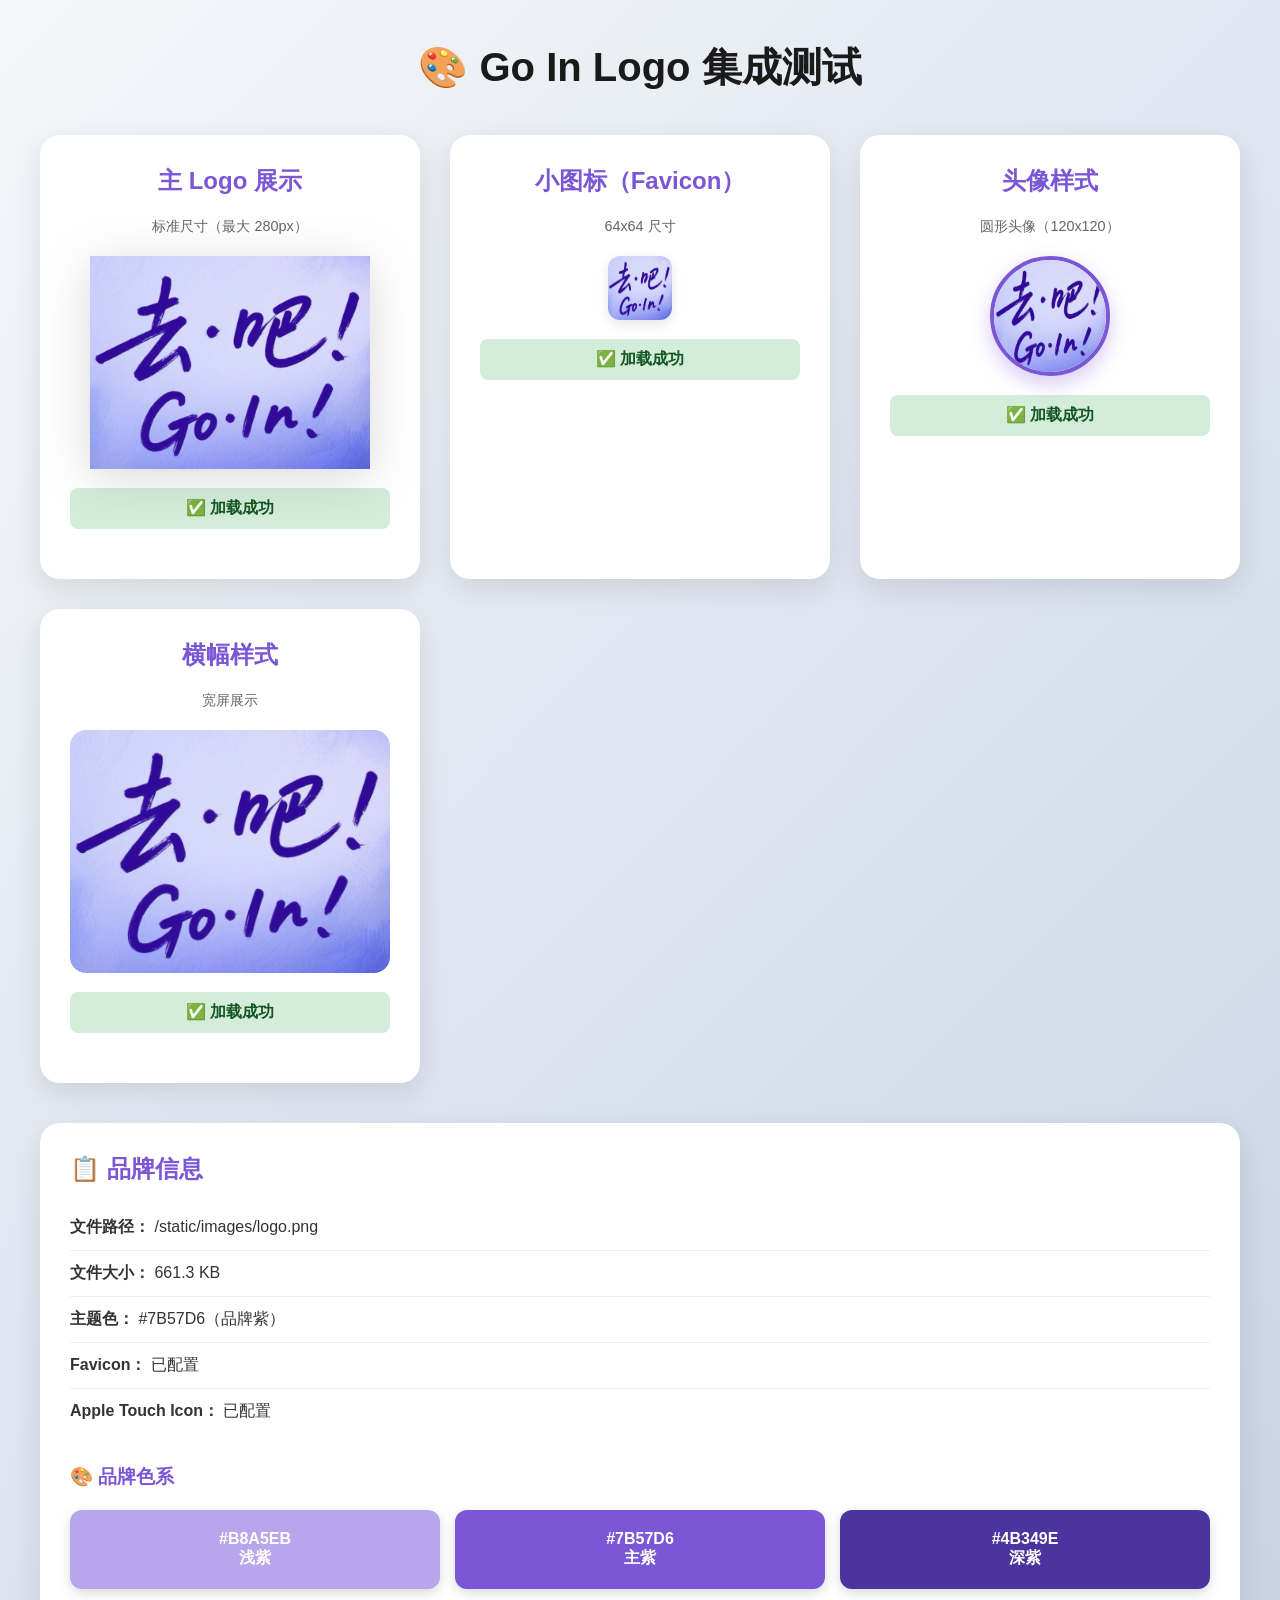
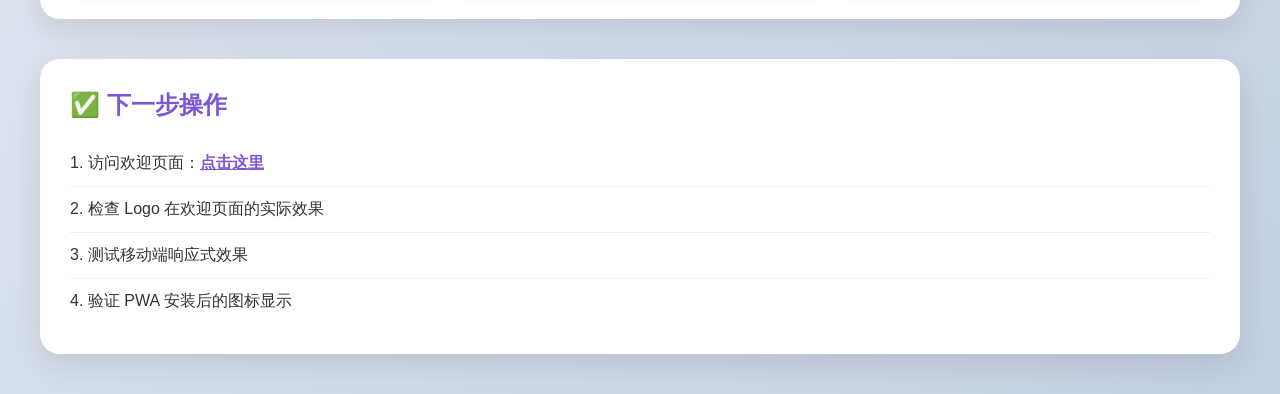
<file: dev/logo_test.html>
<!DOCTYPE html>
<html lang="zh-CN">
<head>
    <meta charset="UTF-8">
    <meta name="viewport" content="width=device-width, initial-scale=1.0">
    <meta name="theme-color" content="#7B57D6">
    <title>Go In - Logo 测试</title>
    <style>
        * {
            margin: 0;
            padding: 0;
            box-sizing: border-box;
        }
        
        body {
            font-family: -apple-system, BlinkMacSystemFont, "Segoe UI", Roboto, sans-serif;
            background: linear-gradient(135deg, #f5f7fa 0%, #c3cfe2 100%);
            min-height: 100vh;
            padding: 40px 20px;
        }
        
        .container {
            max-width: 1200px;
            margin: 0 auto;
        }
        
        h1 {
            text-align: center;
            color: #1a1a1a;
            margin-bottom: 40px;
            font-size: 2.5rem;
        }
        
        .test-grid {
            display: grid;
            grid-template-columns: repeat(auto-fit, minmax(300px, 1fr));
            gap: 30px;
            margin-bottom: 40px;
        }
        
        .test-card {
            background: white;
            border-radius: 20px;
            padding: 30px;
            box-shadow: 0 10px 30px rgba(0, 0, 0, 0.1);
            text-align: center;
        }
        
        .test-card h2 {
            color: #7B57D6;
            margin-bottom: 20px;
            font-size: 1.5rem;
        }
        
        .test-card p {
            color: #666;
            margin-bottom: 20px;
            font-size: 0.9rem;
        }
        
        .logo-test {
            margin: 20px 0;
        }
        
        .logo-main {
            max-width: 280px;
            width: 100%;
            height: auto;
            filter: drop-shadow(0 8px 24px rgba(0, 0, 0, 0.15));
            transition: transform 0.3s ease;
        }
        
        .logo-main:hover {
            transform: scale(1.05);
        }
        
        .logo-small {
            width: 64px;
            height: 64px;
            border-radius: 12px;
            box-shadow: 0 4px 12px rgba(0, 0, 0, 0.1);
        }
        
        .logo-avatar {
            width: 120px;
            height: 120px;
            border-radius: 50%;
            border: 4px solid #7B57D6;
            box-shadow: 0 8px 20px rgba(123, 87, 214, 0.3);
        }
        
        .logo-banner {
            width: 100%;
            max-width: 400px;
            height: auto;
            border-radius: 16px;
        }
        
        .status {
            margin-top: 15px;
            padding: 10px;
            border-radius: 8px;
            font-weight: 600;
        }
        
        .status.success {
            background: #d4edda;
            color: #155724;
        }
        
        .status.error {
            background: #f8d7da;
            color: #721c24;
        }
        
        .info-section {
            background: white;
            border-radius: 20px;
            padding: 30px;
            margin-top: 40px;
            box-shadow: 0 10px 30px rgba(0, 0, 0, 0.1);
        }
        
        .info-section h2 {
            color: #7B57D6;
            margin-bottom: 20px;
        }
        
        .info-list {
            list-style: none;
            padding-left: 0;
        }
        
        .info-list li {
            padding: 12px 0;
            border-bottom: 1px solid #f0f0f0;
            color: #333;
        }
        
        .info-list li:last-child {
            border-bottom: none;
        }
        
        .brand-colors {
            display: flex;
            gap: 15px;
            margin-top: 20px;
            flex-wrap: wrap;
        }
        
        .color-swatch {
            flex: 1;
            min-width: 120px;
            padding: 20px;
            border-radius: 12px;
            color: white;
            font-weight: 600;
            text-align: center;
            box-shadow: 0 4px 12px rgba(0, 0, 0, 0.15);
        }
        
        .color-purple-light {
            background: #B8A5EB;
        }
        
        .color-purple-main {
            background: #7B57D6;
        }
        
        .color-purple-dark {
            background: #4B349E;
        }
        
        @media (max-width: 768px) {
            h1 {
                font-size: 1.8rem;
            }
            
            .test-grid {
                grid-template-columns: 1fr;
            }
        }
    </style>
</head>
<body>
    <div class="container">
        <h1>🎨 Go In Logo 集成测试</h1>
        
        <div class="test-grid">
            <!-- 测试 1：主 Logo -->
            <div class="test-card">
                <h2>主 Logo 展示</h2>
                <p>标准尺寸（最大 280px）</p>
                <div class="logo-test">
                    <img src="/static/images/logo.png" alt="Go In Logo" class="logo-main" 
                         onerror="this.onerror=null; this.nextElementSibling.textContent='❌ 加载失败'; this.classList.add('hidden');">
                    <div class="status" style="display:none;">✅ 加载成功</div>
                </div>
                <script>
                    document.querySelector('.logo-main').onload = function() {
                        this.nextElementSibling.style.display = 'block';
                        this.nextElementSibling.classList.add('success');
                        this.nextElementSibling.textContent = '✅ 加载成功';
                    };
                    document.querySelector('.logo-main').onerror = function() {
                        this.nextElementSibling.style.display = 'block';
                        this.nextElementSibling.classList.add('error');
                        this.nextElementSibling.textContent = '❌ 加载失败';
                    };
                </script>
            </div>
            
            <!-- 测试 2：小图标 -->
            <div class="test-card">
                <h2>小图标（Favicon）</h2>
                <p>64x64 尺寸</p>
                <div class="logo-test">
                    <img src="/static/images/logo.png" alt="Logo Small" class="logo-small"
                         onerror="this.onerror=null; this.nextElementSibling.textContent='❌ 加载失败';">
                    <div class="status" style="display:none;"></div>
                </div>
                <script>
                    document.querySelector('.logo-small').onload = function() {
                        this.nextElementSibling.style.display = 'block';
                        this.nextElementSibling.classList.add('success');
                        this.nextElementSibling.textContent = '✅ 加载成功';
                    };
                    document.querySelector('.logo-small').onerror = function() {
                        this.nextElementSibling.style.display = 'block';
                        this.nextElementSibling.classList.add('error');
                        this.nextElementSibling.textContent = '❌ 加载失败';
                    };
                </script>
            </div>
            
            <!-- 测试 3：头像样式 -->
            <div class="test-card">
                <h2>头像样式</h2>
                <p>圆形头像（120x120）</p>
                <div class="logo-test">
                    <img src="/static/images/logo.png" alt="Logo Avatar" class="logo-avatar"
                         onerror="this.onerror=null; this.nextElementSibling.textContent='❌ 加载失败';">
                    <div class="status" style="display:none;"></div>
                </div>
                <script>
                    document.querySelector('.logo-avatar').onload = function() {
                        this.nextElementSibling.style.display = 'block';
                        this.nextElementSibling.classList.add('success');
                        this.nextElementSibling.textContent = '✅ 加载成功';
                    };
                    document.querySelector('.logo-avatar').onerror = function() {
                        this.nextElementSibling.style.display = 'block';
                        this.nextElementSibling.classList.add('error');
                        this.nextElementSibling.textContent = '❌ 加载失败';
                    };
                </script>
            </div>
            
            <!-- 测试 4：横幅样式 -->
            <div class="test-card">
                <h2>横幅样式</h2>
                <p>宽屏展示</p>
                <div class="logo-test">
                    <img src="/static/images/logo.png" alt="Logo Banner" class="logo-banner"
                         onerror="this.onerror=null; this.nextElementSibling.textContent='❌ 加载失败';">
                    <div class="status" style="display:none;"></div>
                </div>
                <script>
                    document.querySelector('.logo-banner').onload = function() {
                        this.nextElementSibling.style.display = 'block';
                        this.nextElementSibling.classList.add('success');
                        this.nextElementSibling.textContent = '✅ 加载成功';
                    };
                    document.querySelector('.logo-banner').onerror = function() {
                        this.nextElementSibling.style.display = 'block';
                        this.nextElementSibling.classList.add('error');
                        this.nextElementSibling.textContent = '❌ 加载失败';
                    };
                </script>
            </div>
        </div>
        
        <!-- 品牌信息 -->
        <div class="info-section">
            <h2>📋 品牌信息</h2>
            <ul class="info-list">
                <li><strong>文件路径：</strong> /static/images/logo.png</li>
                <li><strong>文件大小：</strong> 661.3 KB</li>
                <li><strong>主题色：</strong> #7B57D6（品牌紫）</li>
                <li><strong>Favicon：</strong> 已配置</li>
                <li><strong>Apple Touch Icon：</strong> 已配置</li>
            </ul>
            
            <h3 style="margin-top: 30px; color: #7B57D6;">🎨 品牌色系</h3>
            <div class="brand-colors">
                <div class="color-swatch color-purple-light">
                    #B8A5EB<br>浅紫
                </div>
                <div class="color-swatch color-purple-main">
                    #7B57D6<br>主紫
                </div>
                <div class="color-swatch color-purple-dark">
                    #4B349E<br>深紫
                </div>
            </div>
        </div>
        
        <!-- 使用说明 -->
        <div class="info-section">
            <h2>✅ 下一步操作</h2>
            <ul class="info-list">
                <li>1. 访问欢迎页面：<a href="/templates/welcome_premium.html" style="color: #7B57D6; font-weight: 600;">点击这里</a></li>
                <li>2. 检查 Logo 在欢迎页面的实际效果</li>
                <li>3. 测试移动端响应式效果</li>
                <li>4. 验证 PWA 安装后的图标显示</li>
            </ul>
        </div>
    </div>
</body>
</html>
</file>
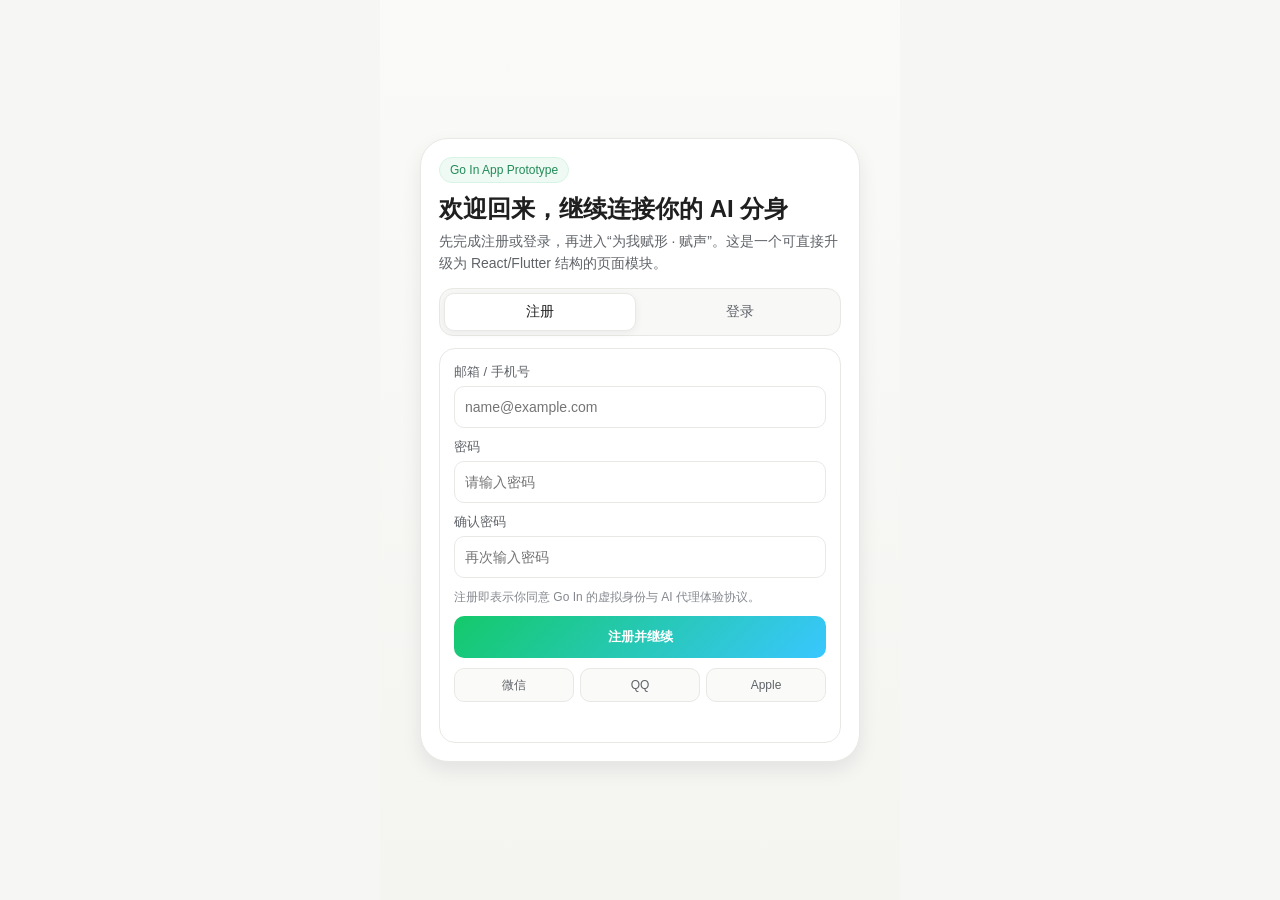
<file: templates/auth.html>
<!DOCTYPE html>
<html lang="zh-CN">
<head>
    <meta charset="UTF-8">
    <meta name="viewport" content="width=device-width, initial-scale=1.0, maximum-scale=1.0, user-scalable=no">
    <title>Go In - 注册 / 登录</title>
    <link rel="stylesheet" href="/static/css/goin_brand_v3.css">
    <style>
        body.app-mobile {
            display: flex;
            align-items: center;
            justify-content: center;
            padding: 14px;
        }
        .phone-shell {
            width: min(100%, 440px);
            border-radius: var(--radius-xl);
            background: #fff;
            border: 1px solid var(--stroke-soft);
            box-shadow: var(--shadow-sm);
            overflow: hidden;
        }
        .inner {
            padding: 18px;
        }
        .badge {
            display: inline-block;
            border-radius: 999px;
            border: 1px solid #d7f3e4;
            background: #eefaf3;
            color: #238b58;
            padding: 5px 10px;
            font-size: 12px;
            margin-bottom: 10px;
        }
        h1 {
            margin: 0 0 6px;
            font-size: 24px;
            line-height: 1.3;
        }
        .sub {
            color: var(--text-secondary);
            font-size: 14px;
            line-height: 1.6;
            margin: 0 0 14px;
        }
        .mode-switch {
            display: grid;
            grid-template-columns: 1fr 1fr;
            gap: 8px;
            padding: 4px;
            border-radius: 14px;
            border: 1px solid var(--stroke-soft);
            background: #f8f8f7;
            margin-bottom: 12px;
        }
        .mode-btn {
            height: 38px;
            border-radius: 10px;
            border: 0;
            font-size: 14px;
            cursor: pointer;
            background: transparent;
            color: var(--text-secondary);
        }
        .mode-btn.active {
            background: #fff;
            color: var(--text-primary);
            box-shadow: var(--shadow-xs);
            border: 1px solid var(--stroke-soft);
        }
        .card {
            border-radius: var(--radius-md);
            background: var(--bg-elevated);
            border: 1px solid var(--stroke-soft);
            padding: 14px;
        }
        .field {
            margin-bottom: 10px;
        }
        .field label {
            display: block;
            margin-bottom: 5px;
            color: var(--text-secondary);
            font-size: 13px;
        }
        .field input {
            width: 100%;
            height: 42px;
            border-radius: 10px;
            border: 1px solid var(--stroke-soft);
            padding: 0 10px;
            font-size: 14px;
        }
        .field input:focus {
            outline: none;
            border-color: #8ddfb3;
            box-shadow: 0 0 0 3px rgba(23, 201, 100, 0.14);
        }
        .tips {
            margin: 0 0 10px;
            font-size: 12px;
            color: var(--text-tertiary);
            line-height: 1.5;
        }
        .submit {
            width: 100%;
            height: 42px;
            border: 0;
            border-radius: 10px;
            color: #fff;
            background: var(--brand-gradient);
            font-weight: 600;
            cursor: pointer;
        }
        .fake-third-party {
            margin-top: 10px;
            display: grid;
            grid-template-columns: repeat(3, 1fr);
            gap: 6px;
        }
        .ghost {
            height: 34px;
            border-radius: 10px;
            border: 1px solid var(--stroke-soft);
            background: #fafaf9;
            color: var(--text-secondary);
            font-size: 12px;
        }
        .status {
            min-height: 18px;
            margin-top: 8px;
            font-size: 12px;
            color: #cc3f3f;
        }
        .status.ok {
            color: #228b57;
        }
    </style>
</head>
<body class="app-mobile">
    <main class="phone-shell">
        <div class="inner g-fade-in">
            <div class="badge">Go In App Prototype</div>
            <h1 id="title">欢迎回来，继续连接你的 AI 分身</h1>
            <p class="sub">先完成注册或登录，再进入“为我赋形 · 赋声”。这是一个可直接升级为 React/Flutter 结构的页面模块。</p>

            <div class="mode-switch" role="tablist" aria-label="切换注册和登录">
                <button class="mode-btn active" id="tabRegister" onclick="switchMode('register')">注册</button>
                <button class="mode-btn" id="tabLogin" onclick="switchMode('login')">登录</button>
            </div>

            <section class="card">
                <div class="field">
                    <label for="emailInput">邮箱 / 手机号</label>
                    <input id="emailInput" type="text" placeholder="name@example.com">
                </div>
                <div class="field" id="passwordGroup">
                    <label for="passwordInput">密码</label>
                    <input id="passwordInput" type="password" placeholder="请输入密码">
                </div>
                <div class="field" id="confirmGroup">
                    <label for="confirmInput">确认密码</label>
                    <input id="confirmInput" type="password" placeholder="再次输入密码">
                </div>
                <p class="tips" id="tipsText">注册即表示你同意 Go In 的虚拟身份与 AI 代理体验协议。</p>
                <button class="submit" id="submitBtn" onclick="submitAuth()">注册并继续</button>
                <div class="fake-third-party">
                    <button class="ghost" type="button">微信</button>
                    <button class="ghost" type="button">QQ</button>
                    <button class="ghost" type="button">Apple</button>
                </div>
                <div class="status" id="statusText"></div>
            </section>
        </div>
    </main>

    <script src="/static/js/goin_brand_v3.js"></script>
    <script>
        let authMode = 'register';

        function switchMode(mode) {
            authMode = mode;
            const registerTab = document.getElementById('tabRegister');
            const loginTab = document.getElementById('tabLogin');
            const confirmGroup = document.getElementById('confirmGroup');
            const submitBtn = document.getElementById('submitBtn');
            const tipsText = document.getElementById('tipsText');
            const title = document.getElementById('title');
            const statusText = document.getElementById('statusText');

            registerTab.classList.toggle('active', mode === 'register');
            loginTab.classList.toggle('active', mode === 'login');
            confirmGroup.style.display = mode === 'register' ? 'block' : 'none';

            if (mode === 'register') {
                submitBtn.textContent = '注册并继续';
                tipsText.textContent = '注册即表示你同意 Go In 的虚拟身份与 AI 代理体验协议。';
                title.textContent = '欢迎加入，创建你的 AI 身份';
            } else {
                submitBtn.textContent = '登录并继续';
                tipsText.textContent = '登录后可读取你的 AI 分身记录和灵魂日志。';
                title.textContent = '欢迎回来，继续连接你的 AI 分身';
            }

            statusText.textContent = '';
            statusText.className = 'status';
        }

        function submitAuth() {
            const email = document.getElementById('emailInput').value.trim();
            const password = document.getElementById('passwordInput').value.trim();
            const confirm = document.getElementById('confirmInput').value.trim();
            const statusText = document.getElementById('statusText');

            if (!email || !password) {
                statusText.textContent = '请填写账号和密码。';
                GoInBrand.showToast('请填写账号和密码');
                return;
            }
            if (authMode === 'register' && password !== confirm) {
                statusText.textContent = '两次密码不一致，请检查。';
                GoInBrand.showToast('两次密码不一致');
                return;
            }

            localStorage.setItem('goIn_auth_mode', authMode);
            localStorage.setItem('goIn_auth_account', email);
            localStorage.setItem('goIn_auth_completed', 'true');

            statusText.textContent = authMode === 'register' ? '注册成功，正在进入头像建立...' : '登录成功，正在进入头像建立...';
            statusText.className = 'status ok';
            GoInBrand.showToast(authMode === 'register' ? '注册成功' : '登录成功');

            setTimeout(() => {
                window.location.href = '/profile_setup';
            }, 620);
        }
    </script>
</body>
</html>
</file>
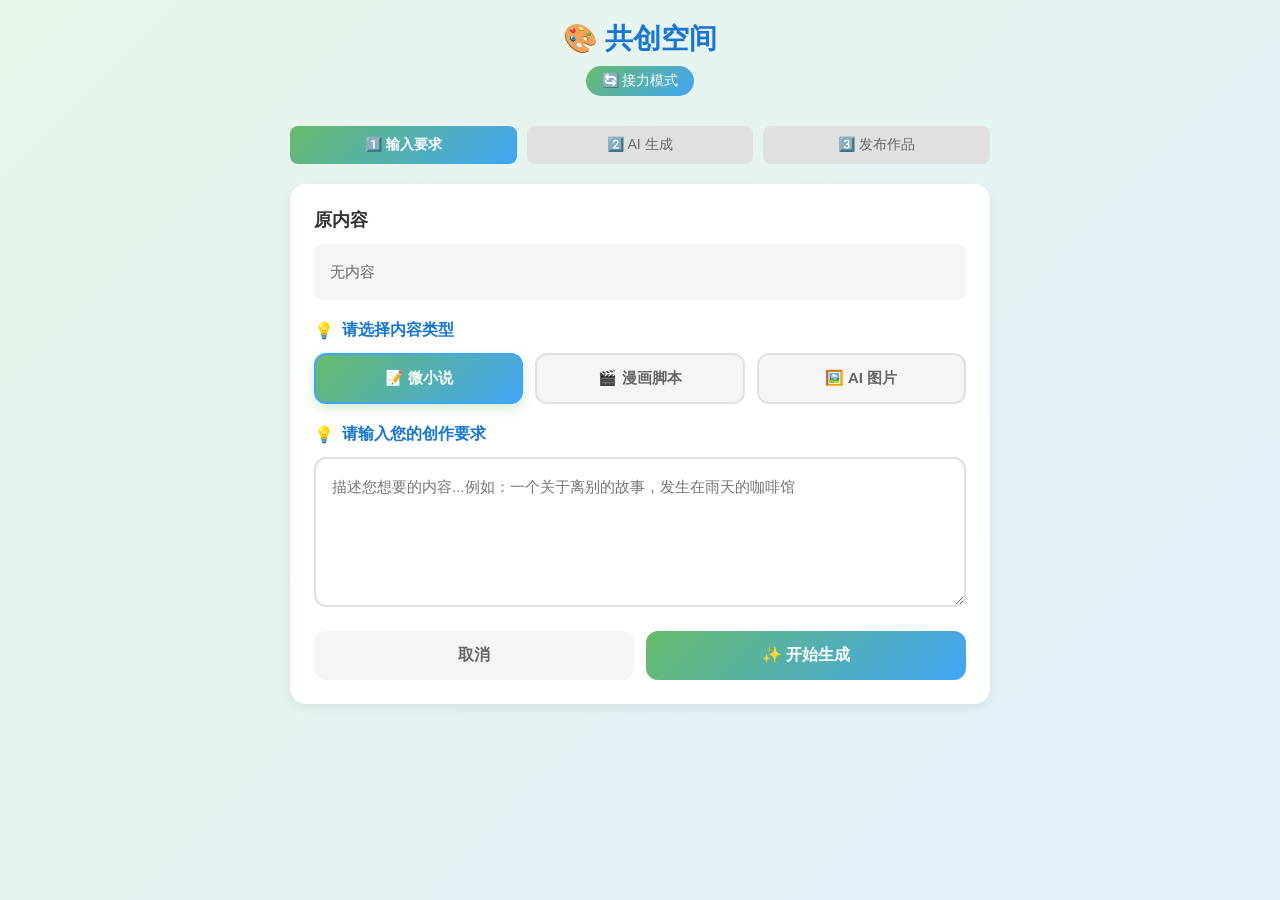
<file: templates/co_create.html>
<!DOCTYPE html>
<html lang="zh-CN">
<head>
    <meta charset="UTF-8">
    <meta name="viewport" content="width=device-width, initial-scale=1.0">
    <title>共创 - Go In</title>
    <style>
        * {
            margin: 0;
            padding: 0;
            box-sizing: border-box;
        }
        
        body {
            font-family: -apple-system, BlinkMacSystemFont, "Segoe UI", Roboto, "Helvetica Neue", Arial, sans-serif;
            background: linear-gradient(135deg, #e8f5e9 0%, #e3f2fd 100%);
            min-height: 100vh;
            padding: 20px;
        }
        
        .container {
            max-width: 700px;
            margin: 0 auto;
        }
        
        .header {
            text-align: center;
            margin-bottom: 30px;
        }
        
        .header h1 {
            font-size: 28px;
            color: #1976d2;
            margin-bottom: 8px;
        }
        
        .mode-badge {
            display: inline-block;
            padding: 6px 16px;
            background: linear-gradient(135deg, #66bb6a, #42a5f5);
            color: white;
            border-radius: 20px;
            font-size: 14px;
            font-weight: 500;
        }
        
        .step-indicator {
            display: flex;
            justify-content: space-between;
            margin-bottom: 20px;
            gap: 10px;
        }
        
        .step {
            flex: 1;
            padding: 10px;
            text-align: center;
            background: #e0e0e0;
            border-radius: 8px;
            font-size: 14px;
            color: #666;
            transition: all 0.3s;
        }
        
        .step.active {
            background: linear-gradient(135deg, #66bb6a, #42a5f5);
            color: white;
            font-weight: 600;
        }
        
        .content-card {
            background: white;
            border-radius: 16px;
            padding: 24px;
            margin-bottom: 20px;
            box-shadow: 0 4px 12px rgba(0,0,0,0.08);
        }
        
        .original-title {
            font-size: 18px;
            color: #333;
            margin-bottom: 12px;
            font-weight: 600;
        }
        
        .original-content {
            font-size: 15px;
            color: #666;
            line-height: 1.6;
            padding: 16px;
            background: #f5f5f5;
            border-radius: 8px;
            margin-bottom: 20px;
        }
        
        .input-section {
            margin-bottom: 20px;
        }
        
        .input-label {
            font-size: 16px;
            color: #1976d2;
            font-weight: 600;
            margin-bottom: 12px;
            display: flex;
            align-items: center;
            gap: 8px;
        }
        
        .input-label::before {
            content: '💡';
        }
        
        .relay-mode .input-label::before {
            content: '✏️';
        }
        
        textarea {
            width: 100%;
            min-height: 150px;
            padding: 16px;
            border: 2px solid #e0e0e0;
            border-radius: 12px;
            font-size: 15px;
            font-family: inherit;
            line-height: 1.6;
            resize: vertical;
            transition: border-color 0.3s;
        }
        
        textarea:focus {
            outline: none;
            border-color: #42a5f5;
        }
        
        .action-buttons {
            display: flex;
            gap: 12px;
            margin-top: 20px;
        }
        
        .btn {
            flex: 1;
            padding: 14px 24px;
            border: none;
            border-radius: 12px;
            font-size: 16px;
            font-weight: 600;
            cursor: pointer;
            transition: all 0.3s;
        }
        
        .btn-primary {
            background: linear-gradient(135deg, #66bb6a, #42a5f5);
            color: white;
        }
        
        .btn-primary:hover {
            transform: translateY(-2px);
            box-shadow: 0 6px 16px rgba(102, 187, 106, 0.4);
        }
        
        .btn-secondary {
            background: #f5f5f5;
            color: #666;
        }
        
        .btn-secondary:hover {
            background: #e0e0e0;
        }
        
        .loading {
            text-align: center;
            padding: 40px;
            color: #999;
        }
        
        .loading::after {
            content: '...';
            animation: dots 1.5s infinite;
        }
        
        @keyframes dots {
            0%, 20% { content: '.'; }
            40% { content: '..'; }
            60%, 100% { content: '...'; }
        }
        
        .result-card {
            background: linear-gradient(135deg, #e8f5e9, #e3f2fd);
            border-radius: 16px;
            padding: 24px;
            margin-top: 20px;
            border: 2px solid #42a5f5;
            display: none;
        }
        
        .result-title {
            font-size: 18px;
            color: #1976d2;
            margin-bottom: 12px;
            font-weight: 600;
        }
        
        .result-content {
            font-size: 15px;
            color: #333;
            line-height: 1.8;
            white-space: pre-wrap;
        }
        
        /* 类型选择按钮 */
        .type-btn {
            flex: 1;
            padding: 14px 20px;
            background: #f5f5f5;
            border: 2px solid #e0e0e0;
            border-radius: 12px;
            font-size: 15px;
            font-weight: 600;
            cursor: pointer;
            transition: all 0.3s cubic-bezier(0.4, 0, 0.2, 1);
            color: #666;
        }
        
        .type-btn:hover {
            background: #e8f5e9;
            border-color: #66bb6a;
            transform: translateY(-2px);
        }
        
        .type-btn.active {
            background: linear-gradient(135deg, #66bb6a, #42a5f5);
            color: white;
            border-color: #42a5f5;
            box-shadow: 0 4px 12px rgba(102, 187, 106, 0.3);
        }
        
        .hidden {
            display: none;
        }
    </style>
</head>
<body>
    <div class="container">
        <div class="header">
            <h1>🎨 共创空间</h1>
            <div class="mode-badge" id="modeBadge">加载中</div>
        </div>
        
        <div class="step-indicator">
            <div class="step active" id="step1">1️⃣ 输入要求</div>
            <div class="step" id="step2">2️⃣ AI 生成</div>
            <div class="step" id="step3">3️⃣ 发布作品</div>
        </div>
        
        <!-- 步骤 1: 输入要求 -->
        <div id="step1Content" class="content-card">
            <div class="original-title">原内容</div>
            <div class="original-content" id="originalContent">加载中</div>
            
            <div class="input-section">
                <div class="input-label" id="inputLabel">请选择内容类型</div>
                
                <!-- 内容类型选择 -->
                <div style="display: flex; gap: 12px; margin-bottom: 20px;">
                    <button class="type-btn active" data-type="novel" onclick="selectContentType('novel')">
                        📝 微小说
                    </button>
                    <button class="type-btn" data-type="comic" onclick="selectContentType('comic')">
                        🎬 漫画脚本
                    </button>
                    <button class="type-btn" data-type="image" onclick="selectContentType('image')">
                        🖼️ AI 图片
                    </button>
                </div>
                
                <div class="input-label" style="margin-top: 20px;">请输入您的创作要求</div>
                <textarea id="userPrompt" placeholder="描述您想要的内容...例如：
- 微小说：一个关于离别的故事，发生在雨天的咖啡馆
- 漫画脚本：4 格漫画，讲述猫咪偷吃鱼的有趣故事
- AI 图片：黄昏时分的海边，夕阳余晖洒在沙滩上"></textarea>
            </div>
            
            <div class="action-buttons">
                <button class="btn btn-secondary" onclick="cancelCoCreate()">取消</button>
                <button class="btn btn-primary" onclick="generateContent()">✨ 开始生成</button>
            </div>
        </div>
        
        <!-- 步骤 2: AI 生成 -->
        <div id="step2Content" class="content-card hidden">
            <div id="loading" class="loading">🤖 AI 正在创作</div>
        </div>
        
        <!-- 步骤 3: 查看结果 -->
        <div id="step3Content" class="content-card hidden">
            <div class="result-title">✨ 生成结果</div>
            <div class="result-content" id="generatedContent"></div>
            
            <div class="action-buttons">
                <button class="btn btn-secondary" onclick="restartGeneration()">🔄 重新生成</button>
                <button class="btn btn-primary" onclick="publishToLook()">📤 发布到看看</button>
            </div>
        </div>
    </div>
    
    <script>
        let contentId = '';
        let mode = '';
        let originalTitle = '';
        let originalContent = '';
        let contentType = 'novel';
        let generatedData = null;
        
        // 创建跨窗口通信频道
        const coCreateChannel = new BroadcastChannel('go_in_co_create');
        console.log('📡 BroadcastChannel 已创建');
        
        // 页面加载时初始化
        window.addEventListener('DOMContentLoaded', () => {
            // 从 localStorage 获取共创信息
            contentId = localStorage.getItem('co_create_content_id') || 'unknown';
            mode = localStorage.getItem('co_create_mode') || 'relay';
            originalTitle = localStorage.getItem('co_create_title') || '未知内容';
            originalContent = localStorage.getItem('co_create_content') || '无内容';
            
            // 根据内容 ID 判断类型
            contentType = contentId.includes('look2') ? 'comic' : 'novel';
            
            // 更新界面
            document.getElementById('modeBadge').textContent = mode === 'relay' ? '🔄 接力模式' : '🏆 夺擂模式';
            document.getElementById('originalContent').textContent = originalContent;
            
            // 初始化类型选择
            selectContentType(contentType);
            
            console.log('共创页面已加载');
            console.log('内容 ID:', contentId);
            console.log('模式:', mode);
            console.log('类型:', contentType);
        });
        
        // 选择内容类型
        function selectContentType(type) {
            contentType = type;
            
            // 更新按钮样式
            document.querySelectorAll('.type-btn').forEach(btn => {
                btn.classList.remove('active');
                if (btn.dataset.type === type) {
                    btn.classList.add('active');
                }
            });
            
            // 更新提示文字
            const placeholders = {
                'novel': '描述您想要的内容...例如：一个关于离别的故事，发生在雨天的咖啡馆',
                'comic': '描述漫画场景...例如：4 格漫画，讲述猫咪偷吃鱼的有趣故事',
                'image': '描述想要的图片...例如：黄昏时分的海边，夕阳余晖洒在沙滩上'
            };
            document.getElementById('userPrompt').placeholder = placeholders[type] || '';
            
            console.log('选择内容类型:', type);
        }
        
        // 生成内容
        async function generateContent() {
            const prompt = document.getElementById('userPrompt').value.trim();
            
            if (!prompt) {
                alert('请输入您的创作要求！');
                return;
            }
            
            // 切换到步骤 2
            document.getElementById('step1Content').classList.add('hidden');
            document.getElementById('step2Content').classList.remove('hidden');
            document.getElementById('step1').classList.remove('active');
            document.getElementById('step2').classList.add('active');
            
            try {
                // 调用 API 生成内容
                const response = await fetch('/api/co_create_generate', {
                    method: 'POST',
                    headers: { 'Content-Type': 'application/json' },
                    body: JSON.stringify({
                        prompt: prompt,
                        type: contentType,
                        original_content: originalContent
                    })
                });
                
                const data = await response.json();
                
                if (data.success) {
                    // 保存生成的数据
                    generatedData = data.data;
                    
                    // 显示结果
                    displayGeneratedContent(data.data);
                    
                    // 切换到步骤 3
                    document.getElementById('step2Content').classList.add('hidden');
                    document.getElementById('step3Content').classList.remove('hidden');
                    document.getElementById('step2').classList.remove('active');
                    document.getElementById('step3').classList.add('active');
                } else {
                    throw new Error('生成失败');
                }
            } catch (error) {
                console.error('生成失败:', error);
                alert('生成失败，请重试');
                // 返回步骤 1
                document.getElementById('step2Content').classList.add('hidden');
                document.getElementById('step1Content').classList.remove('hidden');
                document.getElementById('step1').classList.add('active');
                document.getElementById('step2').classList.remove('active');
            }
        }
        
        // 显示生成的内容
        function displayGeneratedContent(data) {
            const resultContent = document.getElementById('generatedContent');
            console.log('显示生成内容:', data); // 调试日志
            
            if (data.title) {
                // 小说模式
                resultContent.innerHTML = `<strong>${data.title}</strong><br><br>${(data.content || '').replace(/\n/g, '<br>')}`;
                generatedData.content = data.content || '';
                generatedData.title = data.title;
            } else if (data.panels) {
                // 漫画脚本模式
                let text = '';
                data.panels.forEach((panel, index) => {
                    text += `<strong>第${index + 1}格：</strong>${panel.scene}<br>`;
                    if (panel.dialogue) {
                        text += `&nbsp;&nbsp;<strong>对话：</strong>${panel.dialogue}<br>`;
                    }
                    text += '<br>';
                });
                resultContent.innerHTML = text;
                generatedData.content = text;
                generatedData.title = '漫画脚本';
            } else if (data.image_url) {
                // 图片生成模式
                resultContent.innerHTML = `
                    <div style="text-align: center;">
                        <img src="${data.image_url}" 
                             style="width:100%; max-width:500px; border-radius:12px; margin:16px 0; box-shadow: 0 4px 12px rgba(0,0,0,0.1);" 
                             alt="AI 生成图片" 
                             onload="console.log('图片加载成功:', '${data.image_url}')"
                             onerror="console.error('图片加载失败:', '${data.image_url}'); this.src='https://via.placeholder.com/500x500?text=Image+Load+Failed';">
                        <p style="font-size: 14px; color: #666; margin-top: 12px;">${data.caption || 'AI 生成图片'}</p>
                    </div>
                `;
                generatedData.image_url = data.image_url;
                generatedData.caption = data.caption || 'AI 生成图片';
                generatedData.content = data.caption || 'AI 生成图片';
            } else if (data.content) {
                // 纯内容模式
                resultContent.innerHTML = (data.content || '').replace(/\n/g, '<br>');
                generatedData.content = data.content;
            } else {
                // 错误处理
                resultContent.innerHTML = '<p style="color: #f44336; font-weight: 600;">❌ 内容生成失败，请重试</p>';
                generatedData.content = '';
            }
            
            console.log('generatedData 更新为:', generatedData);
        }
        
        // 重新生成
        function restartGeneration() {
            // 清空输入
            document.getElementById('userPrompt').value = '';
            
            // 返回步骤 1
            document.getElementById('step3Content').classList.add('hidden');
            document.getElementById('step1Content').classList.remove('hidden');
            document.getElementById('step3').classList.remove('active');
            document.getElementById('step1').classList.add('active');
            
            generatedData = null;
        }
        
        // 发布到看看
        async function publishToLook() {
            if (!generatedData) {
                alert('没有可发布的内容');
                return;
            }
            
            console.log('🚀 开始发布内容');
            console.log('   generatedData:', generatedData);
            console.log('   contentType:', contentType);
            console.log('   userPrompt:', document.getElementById('userPrompt').value);
            
            try {
                const publishPayload = {
                    content_type: contentType,
                    title: generatedData.title || '共创作品',
                    content: generatedData.content || '',
                    mode: mode,
                    original_content: originalContent,
                    user_contribution: document.getElementById('userPrompt').value.trim(),
                    image_url: generatedData.image_url || '',
                    caption: generatedData.caption || ''
                };
                
                console.log('📦 发送发布请求:', publishPayload);
                
                const response = await fetch('/api/publish_co_create', {
                    method: 'POST',
                    headers: { 'Content-Type': 'application/json' },
                    body: JSON.stringify(publishPayload)
                });
                
                const data = await response.json();
                console.log('📡 API 返回:', data);
                
                if (data.success) {
                    // 构建要发送的数据
                    const messageData = {
                        type: 'co_create_published',
                        data: {
                            content_type: contentType,
                            title: generatedData.title || '共创作品',
                            content: generatedData.content || '',
                            image_url: generatedData.image_url || '',
                            caption: generatedData.caption || '',
                            mode: mode,
                            user_prompt: document.getElementById('userPrompt').value.trim()
                        }
                    };
                    
                    console.log('💬 准备通过 BroadcastChannel 发送');
                    console.log('   messageData:', JSON.stringify(messageData, null, 2));
                    console.log('   generatedData:', generatedData);
                    console.log('   contentType:', contentType);
                    
                    // 使用 BroadcastChannel 发送（更可靠）
                    try {
                        coCreateChannel.postMessage(messageData);
                        console.log('✅ BroadcastChannel 发送成功！');
                        console.log('   发送的数据:', JSON.stringify(messageData, null, 2));
                        
                        // 同时使用 postMessage 作为备选
                        if (window.opener && !window.opener.closed) {
                            try {
                                window.opener.postMessage(messageData, '*');
                                console.log('✅ postMessage 也发送成功！');
                            } catch (e) {
                                console.warn('⚠️ postMessage 失败:', e);
                            }
                        }
                        
                        // 延迟显示弹窗
                        setTimeout(() => {
                            showPublishSuccessDialog();
                        }, 300);
                    } catch (e) {
                        console.error('❌ BroadcastChannel 发送失败:', e);
                        // 回退到 localStorage
                        localStorage.setItem('co_create_published_data', JSON.stringify(messageData.data));
                        localStorage.setItem('co_create_published_time', Date.now().toString());
                        console.log('💾 已保存到 localStorage');
                        showPublishSuccessDialog();
                    }
                } else {
                    throw new Error('发布失败');
                }
            } catch (error) {
                console.error('❌ 发布失败:', error);
                alert('发布失败，请重试');
            }
        }
        
        // 显示发布成功弹窗（美化版）
        function showPublishSuccessDialog() {
            const dialog = document.createElement('div');
            dialog.style.cssText = `
                position: fixed;
                top: 0;
                left: 0;
                right: 0;
                bottom: 0;
                background: rgba(0, 0, 0, 0.6);
                display: flex;
                align-items: center;
                justify-content: center;
                z-index: 10000;
                animation: fadeIn 0.3s ease;
            `;
            
            dialog.innerHTML = `
                <div style="
                    background: linear-gradient(135deg, #ffffff, #f8f9fa);
                    border-radius: 24px;
                    padding: 40px 32px;
                    max-width: 400px;
                    width: 90%;
                    text-align: center;
                    box-shadow: 0 20px 60px rgba(0, 0, 0, 0.3);
                    animation: slideUp 0.4s cubic-bezier(0.16, 1, 0.3, 1);
                ">
                    <div style="font-size: 64px; margin-bottom: 16px;">✨</div>
                    <h3 style="font-size: 22px; font-weight: 700; color: #1a1a1a; margin-bottom: 12px;">
                        发布成功！
                    </h3>
                    <p style="font-size: 15px; color: #666; margin-bottom: 32px; line-height: 1.6;">
                        你的共创作品已同步到<br><strong style="color: #14c96a;">看看页面</strong>
                    </p>
                    <button id="gotoLookBtn"
                        style="
                            width: 100%;
                            padding: 14px 28px;
                            background: linear-gradient(135deg, #14c96a, #39c7ff);
                            color: white;
                            border: none;
                            border-radius: 14px;
                            font-size: 16px;
                            font-weight: 600;
                            cursor: pointer;
                            transition: all 0.3s ease;
                            box-shadow: 0 4px 12px rgba(20, 201, 106, 0.3);
                        ">
                        去看看
                    </button>
                </div>
            `;
            
            document.body.appendChild(dialog);
            
            // 绑定点击事件
            setTimeout(() => {
                document.getElementById('gotoLookBtn').addEventListener('click', function() {
                    dialog.remove();
                    window.location.href = '/app_main';
                });
            }, 100);
        }
        
        // 取消共创
        function cancelCoCreate() {
            if (confirm('确定要取消共创吗？')) {
                window.location.href = '/app_main';
            }
        }
    </script>
</body>
</html>
</file>
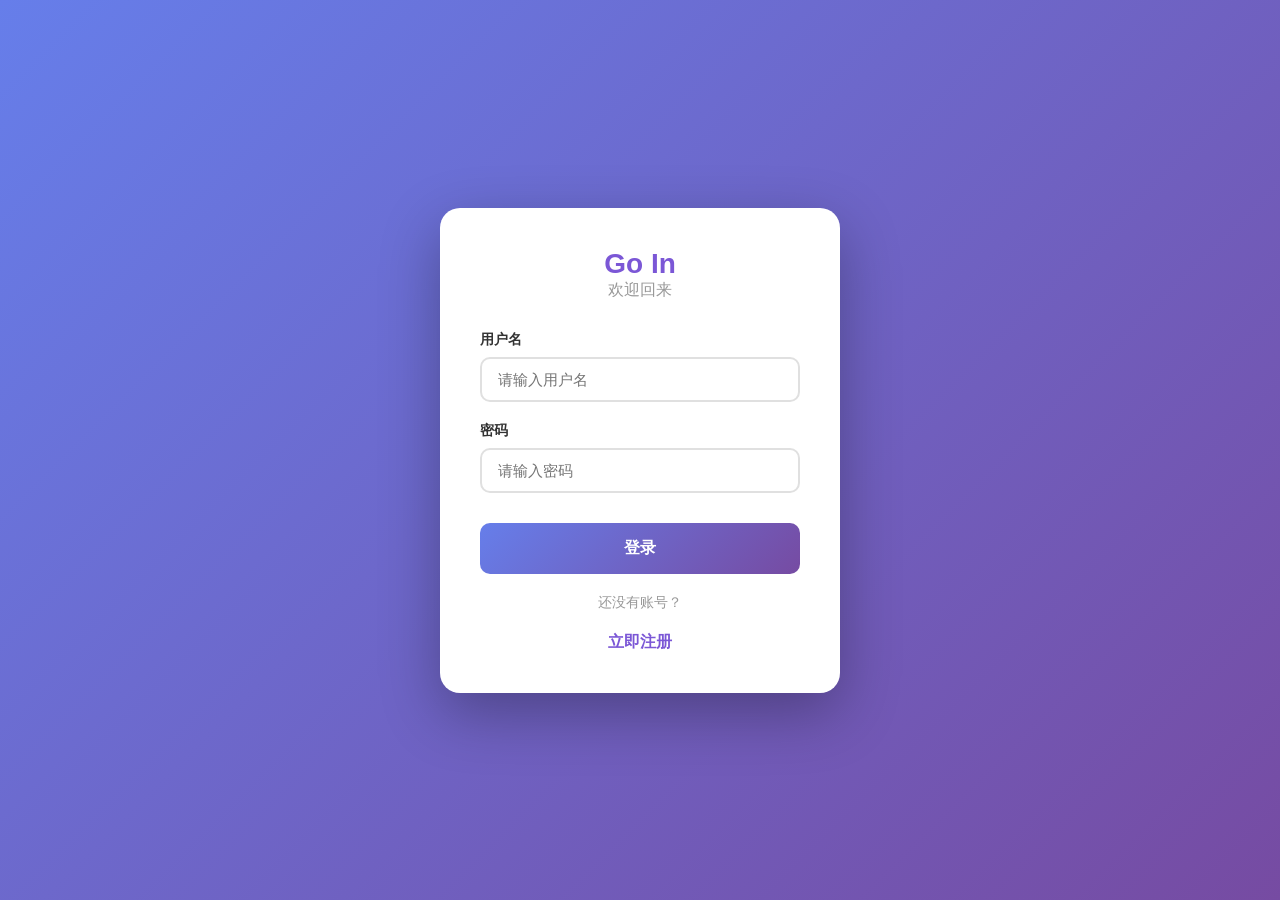
<file: templates/login.html>
<!DOCTYPE html>
<html lang="zh-CN">
<head>
    <meta charset="UTF-8">
    <meta name="viewport" content="width=device-width, initial-scale=1.0">
    <title>Go In - 登录</title>
    <style>
        * {
            margin: 0;
            padding: 0;
            box-sizing: border-box;
        }
        
        body {
            font-family: -apple-system, BlinkMacSystemFont, 'Segoe UI', Roboto, sans-serif;
            background: linear-gradient(135deg, #667eea 0%, #764ba2 100%);
            min-height: 100vh;
            display: flex;
            align-items: center;
            justify-content: center;
            padding: 20px;
        }
        
        .container {
            background: white;
            border-radius: 20px;
            padding: 40px;
            width: 100%;
            max-width: 400px;
            box-shadow: 0 20px 60px rgba(0, 0, 0, 0.3);
        }
        
        .logo {
            text-align: center;
            margin-bottom: 30px;
        }
        
        .logo h1 {
            color: #7B57D6;
            font-size: 28px;
            font-weight: 700;
        }
        
        .form-group {
            margin-bottom: 20px;
        }
        
        .form-group label {
            display: block;
            color: #333;
            font-size: 14px;
            font-weight: 600;
            margin-bottom: 8px;
        }
        
        .form-group input {
            width: 100%;
            padding: 12px 16px;
            border: 2px solid #e0e0e0;
            border-radius: 10px;
            font-size: 15px;
            transition: all 0.3s;
        }
        
        .form-group input:focus {
            outline: none;
            border-color: #7B57D6;
            box-shadow: 0 0 0 3px rgba(123, 87, 214, 0.1);
        }
        
        .btn {
            width: 100%;
            padding: 15px;
            background: linear-gradient(135deg, #667eea 0%, #764ba2 100%);
            color: white;
            border: none;
            border-radius: 10px;
            font-size: 16px;
            font-weight: 600;
            cursor: pointer;
            transition: all 0.3s;
            margin-top: 10px;
        }
        
        .btn:hover {
            transform: translateY(-2px);
            box-shadow: 0 10px 20px rgba(102, 126, 234, 0.3);
        }
        
        .btn:disabled {
            opacity: 0.6;
            cursor: not-allowed;
            transform: none;
        }
        
        .divider {
            text-align: center;
            margin: 20px 0;
            color: #999;
            font-size: 14px;
        }
        
        .register-link {
            text-align: center;
            margin-top: 20px;
        }
        
        .register-link a {
            color: #7B57D6;
            text-decoration: none;
            font-weight: 600;
        }
        
        .loading {
            display: inline-block;
            width: 20px;
            height: 20px;
            border: 3px solid rgba(255,255,255,0.3);
            border-top-color: white;
            border-radius: 50%;
            animation: spin 1s linear infinite;
        }
        
        @keyframes spin {
            to { transform: rotate(360deg); }
        }
        
        .error-message {
            background: #fee;
            color: #c33;
            padding: 10px 15px;
            border-radius: 8px;
            margin-bottom: 20px;
            font-size: 14px;
            display: none;
        }
    </style>
</head>
<body>
    <div class="container">
        <div class="logo">
            <h1>Go In</h1>
            <p style="color: #999;">欢迎回来</p>
        </div>
        
        <div class="error-message" id="errorMessage"></div>
        
        <form id="loginForm">
            <div class="form-group">
                <label for="username">用户名</label>
                <input type="text" id="username" name="username" required placeholder="请输入用户名">
            </div>
            
            <div class="form-group">
                <label for="password">密码</label>
                <input type="password" id="password" name="password" required placeholder="请输入密码">
            </div>
            
            <button type="submit" class="btn" id="loginBtn">
                登录
            </button>
        </form>
        
        <div class="divider">还没有账号？</div>
        
        <div class="register-link">
            <a href="/auth">立即注册</a>
        </div>
    </div>
    
    <script>
        document.getElementById('loginForm').addEventListener('submit', async function(e) {
            e.preventDefault();
            
            const username = document.getElementById('username').value;
            const password = document.getElementById('password').value;
            
            const btn = document.getElementById('loginBtn');
            btn.disabled = true;
            btn.innerHTML = '<span class="loading"></span> 登录中...';
            
            try {
                const response = await fetch('/api/login', {
                    method: 'POST',
                    headers: {
                        'Content-Type': 'application/json'
                    },
                    body: JSON.stringify({ username, password })
                });
                
                const data = await response.json();
                
                if (data.success) {
                    // 保存用户信息到 localStorage
                    localStorage.setItem('user_id', data.user.user_id);
                    localStorage.setItem('username', data.user.username);
                    localStorage.setItem('avatar_image', data.user.avatar_image);
                    
                    // 统一跳转到新流程：头像建立 -> 主界面
                    window.location.href = '/profile_setup';
                } else {
                    showError(data.message || '登录失败，请检查用户名和密码');
                    btn.disabled = false;
                    btn.textContent = '登录';
                }
            } catch (error) {
                console.error('Error:', error);
                showError('网络错误，请稍后重试');
                btn.disabled = false;
                btn.textContent = '登录';
            }
        });
        
        function showError(message) {
            const errorEl = document.getElementById('errorMessage');
            errorEl.textContent = message;
            errorEl.style.display = 'block';
            
            setTimeout(() => {
                errorEl.style.display = 'none';
            }, 5000);
        }
    </script>
</body>
</html>
</file>
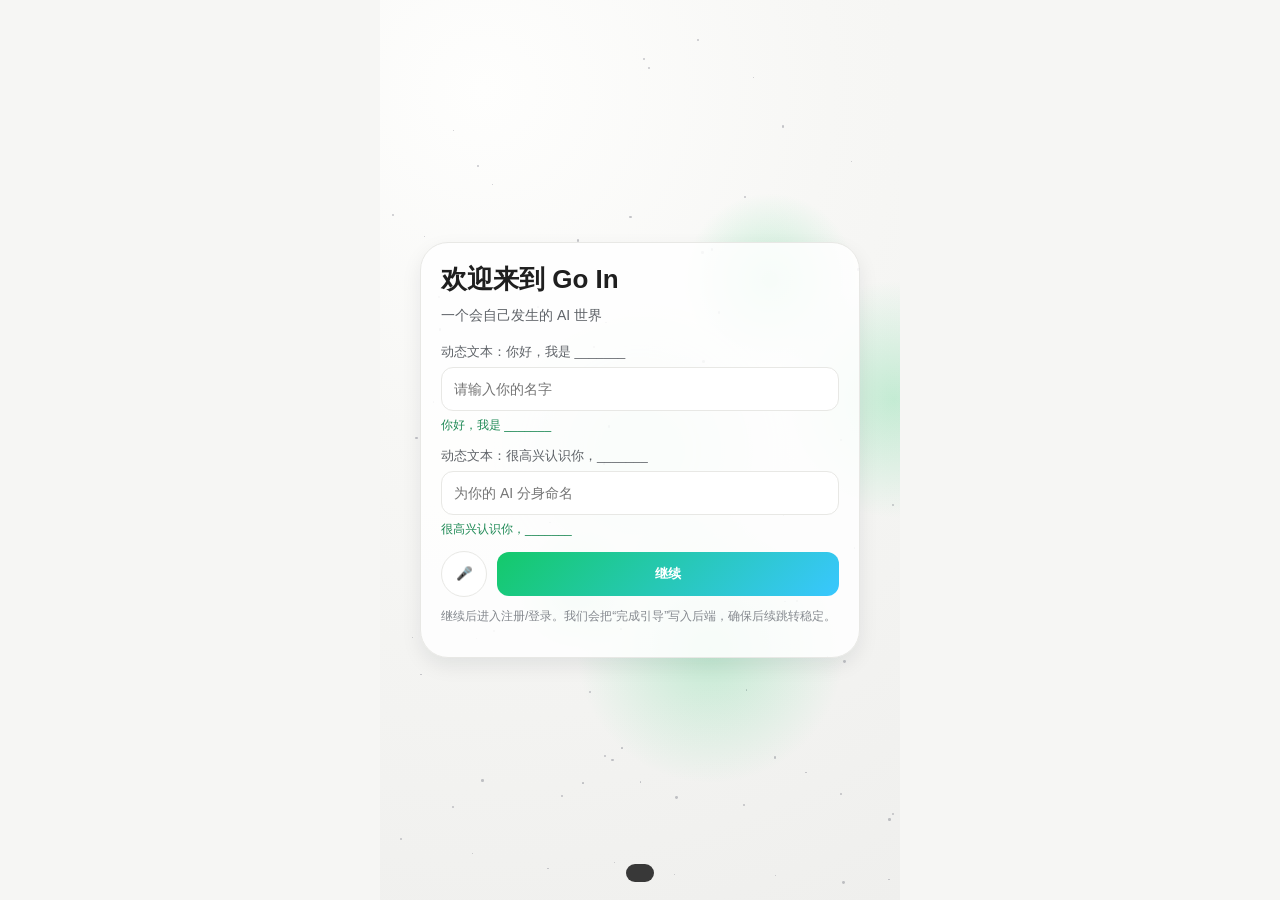
<file: templates/onboarding.html>
<!DOCTYPE html>
<html lang="zh-CN">
<head>
    <meta charset="UTF-8">
    <meta name="viewport" content="width=device-width, initial-scale=1.0, maximum-scale=1.0, user-scalable=no">
    <title>Go In - 欢迎</title>
    <link rel="stylesheet" href="/static/css/goin_brand_v3.css">
    <style>
        body.app-mobile {
            background: radial-gradient(circle at 20% 10%, #fefefd 0%, #f7f7f5 38%, #efefed 100%);
            overflow: hidden;
        }
        .onboarding-wrap {
            position: relative;
            min-height: 100vh;
            display: flex;
            align-items: center;
            justify-content: center;
            padding: 16px;
        }
        .cosmos-bg {
            position: absolute;
            inset: 0;
            overflow: hidden;
            pointer-events: none;
        }
        .star {
            position: absolute;
            background: rgba(58, 62, 78, 0.28);
            border-radius: 50%;
            animation: twinkle 3s infinite;
        }
        .floating-orb {
            position: absolute;
            background: radial-gradient(circle, rgba(23, 201, 100, 0.22) 0%, rgba(57, 199, 255, 0) 70%);
            border-radius: 50%;
            animation: float 6s infinite ease-in-out;
        }
        .ai-silhouette {
            position: absolute;
            width: 280px;
            height: 280px;
            border-radius: 50%;
            background: radial-gradient(circle, rgba(23, 201, 100, 0.14) 0%, rgba(57, 199, 255, 0) 72%);
            filter: blur(10px);
            animation: breathe 4s infinite;
        }
        .container {
            position: relative;
            z-index: 1;
            width: min(100%, 440px);
            padding: 20px;
            border-radius: var(--radius-xl);
            background: rgba(255,255,255,0.86);
            border: 1px solid var(--stroke-soft);
            box-shadow: var(--shadow-sm);
        }
        .welcome-text h1 {
            margin: 0 0 8px;
            font-size: 26px;
            line-height: 1.28;
        }
        .welcome-text p {
            margin: 0 0 16px;
            color: var(--text-secondary);
            font-size: 14px;
            line-height: 1.6;
        }
        .input-group { margin-bottom: 12px; }
        .input-group label {
            display: block;
            font-size: 13px;
            color: var(--text-secondary);
            margin-bottom: 6px;
        }
        .input-group input {
            width: 100%;
            height: 44px;
            border: 1px solid var(--stroke-soft);
            border-radius: var(--radius-sm);
            background: #fff;
            padding: 0 12px;
            font-size: 14px;
            color: var(--text-primary);
        }
        .input-group input:focus {
            outline: none;
            border-color: #8ddfb3;
            box-shadow: 0 0 0 3px rgba(23, 201, 100, 0.14);
        }
        .dynamic-line {
            margin-top: 6px;
            min-height: 18px;
            color: #1f8a56;
            font-size: 12px;
        }
        .voice-input-btn {
            width: 46px;
            height: 46px;
            border-radius: 999px;
            border: 1px solid var(--stroke-soft);
            background: #fff;
            cursor: pointer;
            animation: pulse 2s infinite;
        }
        .actions {
            margin-top: 12px;
            display: flex;
            align-items: center;
            justify-content: space-between;
            gap: 10px;
        }
        .continue-btn {
            flex: 1;
            height: 44px;
            border: 0;
            border-radius: var(--radius-sm);
            background: var(--brand-gradient);
            color: #fff;
            font-weight: 600;
            cursor: pointer;
        }
        .tip {
            color: var(--text-tertiary);
            font-size: 12px;
            line-height: 1.5;
            margin-top: 10px;
        }
        #gToast {
            position: fixed;
            bottom: 18px;
            left: 50%;
            transform: translateX(-50%);
            background: rgba(20, 20, 20, 0.84);
            color: #fff;
            padding: 9px 14px;
            border-radius: 999px;
            font-size: 12px;
            z-index: 40;
        }
        @keyframes twinkle { 0%,100%{opacity:.3;} 50%{opacity:.9;} }
        @keyframes float { 0%,100%{transform:translateY(0);} 50%{transform:translateY(-18px);} }
        @keyframes breathe { 0%,100%{transform:scale(1);} 50%{transform:scale(1.08);} }
        @keyframes pulse { 0%,100%{box-shadow:0 0 0 0 rgba(23,201,100,.3);} 50%{box-shadow:0 0 0 10px rgba(23,201,100,0);} }
    </style>
</head>
<body class="app-mobile">
    <div class="onboarding-wrap">
        <div class="cosmos-bg" id="cosmosBg"></div>
        <div class="ai-silhouette"></div>

        <div class="container g-fade-in">
            <div class="welcome-text">
                <h1>欢迎来到 Go In</h1>
                <p>一个会自己发生的 AI 世界</p>
            </div>

            <div class="input-group">
                <label for="userName">动态文本：你好，我是 _______</label>
                <input type="text" id="userName" placeholder="请输入你的名字">
                <div class="dynamic-line" id="dynamicUser">你好，我是 _______</div>
            </div>

            <div class="input-group">
                <label for="aiName">动态文本：很高兴认识你，_______</label>
                <input type="text" id="aiName" placeholder="为你的 AI 分身命名">
                <div class="dynamic-line" id="dynamicAi">很高兴认识你，_______</div>
            </div>

            <div class="actions">
                <button class="voice-input-btn" onclick="startVoiceInput()">🎤</button>
                <button class="continue-btn" onclick="continueToAuth()">继续</button>
            </div>

            <p class="tip">继续后进入注册/登录。我们会把“完成引导”写入后端，确保后续跳转稳定。</p>
        </div>
    </div>

    <div id="gToast" class="hidden"></div>

    <script src="/static/js/goin_brand_v3.js"></script>
    <script>
        function createStars() {
            const cosmosBg = document.getElementById('cosmosBg');
            const starCount = 80;
            for (let i = 0; i < starCount; i++) {
                const star = document.createElement('div');
                star.className = 'star';
                star.style.left = Math.random() * 100 + '%';
                star.style.top = Math.random() * 100 + '%';
                star.style.width = (Math.random() * 2 + 1) + 'px';
                star.style.height = star.style.width;
                star.style.animationDelay = Math.random() * 3 + 's';
                cosmosBg.appendChild(star);
            }
        }

        function createOrbs() {
            const cosmosBg = document.getElementById('cosmosBg');
            const orbCount = 4;
            for (let i = 0; i < orbCount; i++) {
                const orb = document.createElement('div');
                orb.className = 'floating-orb';
                orb.style.left = Math.random() * 100 + '%';
                orb.style.top = Math.random() * 100 + '%';
                orb.style.width = (Math.random() * 180 + 120) + 'px';
                orb.style.height = orb.style.width;
                orb.style.animationDelay = Math.random() * 6 + 's';
                cosmosBg.appendChild(orb);
            }
        }

        function bindLiveText() {
            const userInput = document.getElementById('userName');
            const aiInput = document.getElementById('aiName');
            const dynamicUser = document.getElementById('dynamicUser');
            const dynamicAi = document.getElementById('dynamicAi');
            userInput.addEventListener('input', () => {
                dynamicUser.textContent = `你好，我是 ${userInput.value || '_______'}`;
            });
            aiInput.addEventListener('input', () => {
                dynamicAi.textContent = `很高兴认识你，${aiInput.value || '_______'}`;
            });
        }

        function startVoiceInput() {
            GoInBrand.showToast('语音输入演示：请说出你的名字或 AI 分身名字');
        }

        async function continueToAuth() {
            const userName = document.getElementById('userName').value.trim();
            const aiName = document.getElementById('aiName').value.trim();
            if (!userName || !aiName) {
                GoInBrand.showToast('请填写名字和 AI 分身名字');
                return;
            }

            // 本地存一份，便于后续使用
            localStorage.setItem('goIn_userName', userName);
            localStorage.setItem('goIn_aiName', aiName);

            // 写回后端，避免 /app_main 反复重定向到 /onboarding
            try {
                await fetch('/api/save_avatar_info', {
                    method: 'POST',
                    headers: { 'Content-Type': 'application/json' },
                    body: JSON.stringify({
                        user_name: userName,
                        ai_name: aiName,
                        avatar_style: 'human',
                        onboarding_completed: true
                    })
                });
            } catch (e) {}

            window.location.href = '/auth';
        }

        createStars();
        createOrbs();
        bindLiveText();
    </script>
</body>
</html>
</file>
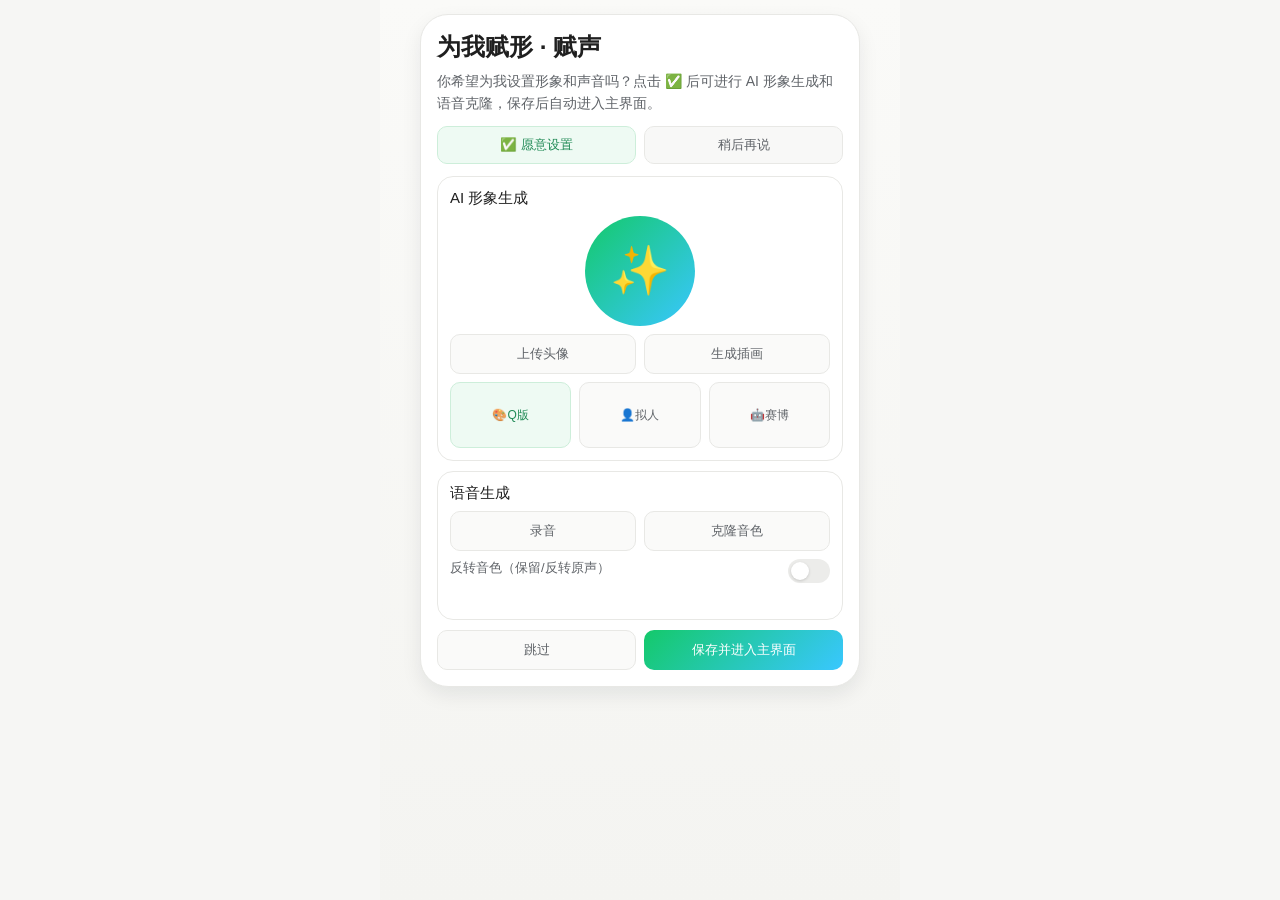
<file: templates/personality_customization.html>
<!DOCTYPE html>
<html lang="zh-CN">
<head>
    <meta charset="UTF-8">
    <meta name="viewport" content="width=device-width, initial-scale=1.0, maximum-scale=1.0, user-scalable=no">
    <title>Go In - 人格定制</title>
    <link rel="stylesheet" href="/static/css/goin_brand_v3.css">
    <style>
        body.app-mobile {
            padding: 14px;
        }
        .phone {
            max-width: 440px;
            margin: 0 auto;
            border-radius: var(--radius-xl);
            background: #fff;
            border: 1px solid var(--stroke-soft);
            box-shadow: var(--shadow-sm);
            overflow: hidden;
        }
        .content { padding: 16px; }
        .title { font-size: 24px; margin: 0 0 8px; }
        .subtitle { margin: 0 0 12px; color: var(--text-secondary); font-size: 14px; line-height: 1.55; }
        .consent { display: flex; gap: 8px; margin-bottom: 12px; }
        .pill {
            flex: 1;
            height: 38px;
            border-radius: 10px;
            border: 1px solid var(--stroke-soft);
            background: #f8f8f7;
            color: var(--text-secondary);
            cursor: pointer;
        }
        .pill.active {
            background: #eefaf3;
            color: #228b57;
            border-color: #cdeeda;
        }
        .card {
            border-radius: var(--radius-md);
            border: 1px solid var(--stroke-soft);
            background: #fff;
            padding: 12px;
            margin-bottom: 10px;
        }
        .section-title { font-size: 15px; margin-bottom: 8px; }
        .avatar-preview {
            width: 110px;
            height: 110px;
            margin: 0 auto 8px;
            border-radius: 999px;
            background: var(--brand-gradient);
            display: flex;
            align-items: center;
            justify-content: center;
            font-size: 48px;
            color: #fff;
        }
        .avatar-preview img { width: 100%; height: 100%; object-fit: cover; }
        .style-grid { display: grid; grid-template-columns: repeat(3,1fr); gap: 8px; margin-top: 8px; }
        .style {
            height: 66px;
            border-radius: 10px;
            border: 1px solid var(--stroke-soft);
            background: #fafaf9;
            color: var(--text-secondary);
            font-size: 12px;
            cursor: pointer;
        }
        .style.active {
            background: #eefaf3;
            border-color: #cdeeda;
            color: #228b57;
        }
        .row { display: flex; gap: 8px; margin-top: 8px; }
        .btn {
            flex: 1;
            height: 40px;
            border-radius: 10px;
            border: 1px solid var(--stroke-soft);
            background: #fafaf9;
            color: var(--text-secondary);
            cursor: pointer;
        }
        .btn.primary {
            background: var(--brand-gradient);
            color: #fff;
            border: 0;
        }
        .btn.recording {
            background: #ffeef2;
            color: #b02b52;
            border-color: #ffd4df;
            animation: pulse 1s infinite;
        }
        .voice-toggle {
            margin-top: 8px;
            display: flex;
            justify-content: space-between;
            font-size: 13px;
            color: var(--text-secondary);
        }
        .switch {
            width: 42px;
            height: 24px;
            border-radius: 14px;
            background: #ececea;
            position: relative;
            cursor: pointer;
        }
        .switch::after {
            content: "";
            position: absolute;
            top: 3px;
            left: 3px;
            width: 18px;
            height: 18px;
            border-radius: 999px;
            background: #fff;
            box-shadow: 0 1px 3px rgba(0,0,0,.16);
            transition: all .2s ease;
        }
        .switch.on {
            background: #32c177;
        }
        .switch.on::after {
            left: 21px;
        }
        .status {
            min-height: 18px;
            margin-top: 6px;
            color: #228b57;
            font-size: 12px;
        }
        .actions { display: grid; grid-template-columns: 1fr 1fr; gap: 8px; margin-top: 8px; }
        @keyframes pulse {
            0%,100% { box-shadow: 0 0 0 0 rgba(255,111,138,.3); }
            50% { box-shadow: 0 0 0 10px rgba(255,111,138,0); }
        }
    </style>
</head>
<body class="app-mobile">
    <div class="phone">
        <div class="content g-fade-in">
            <h1 class="title">为我赋形 · 赋声</h1>
            <p class="subtitle">你希望为我设置形象和声音吗？点击 ✅ 后可进行 AI 形象生成和语音克隆，保存后自动进入主界面。</p>

            <div class="consent">
                <button class="pill active" id="acceptBtn" onclick="setConsent(true)">✅ 愿意设置</button>
                <button class="pill" id="rejectBtn" onclick="setConsent(false)">稍后再说</button>
            </div>

            <section class="card" id="avatarCard">
                <div class="section-title">AI 形象生成</div>
                <div class="avatar-preview" id="avatarPreview">✨</div>
                <input id="uploadInput" type="file" accept="image/*" style="display:none" onchange="loadAvatarImage(event)">
                <div class="row">
                    <button class="btn" onclick="document.getElementById('uploadInput').click()">上传头像</button>
                    <button class="btn" onclick="generateIllustration()">生成插画</button>
                </div>
                <div class="style-grid">
                    <button class="style active" data-style="chibi" onclick="selectStyle('chibi')"><span>🎨</span><span>Q版</span></button>
                    <button class="style" data-style="human" onclick="selectStyle('human')"><span>👤</span><span>拟人</span></button>
                    <button class="style" data-style="cyber" onclick="selectStyle('cyber')"><span>🤖</span><span>赛博</span></button>
                </div>
            </section>

            <section class="card" id="voiceCard">
                <div class="section-title">语音生成</div>
                <div class="row">
                    <button class="btn" id="recordBtn" onclick="toggleRecord()">录音</button>
                    <button class="btn" onclick="cloneVoice()">克隆音色</button>
                </div>
                <div class="voice-toggle">
                    <span>反转音色（保留/反转原声）</span>
                    <div class="switch" id="reverseSwitch" onclick="toggleReverse()"></div>
                </div>
                <div class="status" id="statusText"></div>
            </section>

            <div class="actions">
                <button class="btn" onclick="skipCustomization()">跳过</button>
                <button class="btn primary" onclick="saveAndEnter()">保存并进入主界面</button>
            </div>
        </div>
    </div>

    <script src="/static/js/goin_brand_v3.js"></script>
    <script>
        let customizeEnabled = true;
        let selectedStyle = 'chibi';
        let isRecording = false;
        let reverseVoice = false;

        function setConsent(enable) {
            customizeEnabled = enable;
            document.getElementById('acceptBtn').classList.toggle('active', enable);
            document.getElementById('rejectBtn').classList.toggle('active', !enable);
            document.getElementById('avatarCard').style.opacity = enable ? '1' : '0.45';
            document.getElementById('voiceCard').style.opacity = enable ? '1' : '0.45';
        }

        function selectStyle(style) {
            selectedStyle = style;
            const map = { chibi: '🎨', human: '👤', cyber: '🤖' };
            document.getElementById('avatarPreview').innerHTML = map[style];
            document.querySelectorAll('.style').forEach((btn) => btn.classList.remove('active'));
            document.querySelector(`[data-style="${style}"]`).classList.add('active');
            localStorage.setItem('goIn_avatar_style', style);
        }

        function loadAvatarImage(event) {
            const file = event.target.files[0];
            if (!file) return;
            const reader = new FileReader();
            reader.onload = () => {
                document.getElementById('avatarPreview').innerHTML = `<img src="${reader.result}" alt="avatar">`;
                localStorage.setItem('goIn_avatar_uploaded', 'true');
                localStorage.setItem('goIn_avatar_data_url', reader.result);
            };
            reader.readAsDataURL(file);
        }

        function generateIllustration() {
            const preview = document.getElementById('avatarPreview');
            preview.innerHTML = '...';
            setTimeout(() => {
                const styleMap = { chibi: '🧚', human: '🧑', cyber: '🦾' };
                preview.innerHTML = styleMap[selectedStyle] || '✨';
                updateStatus('已生成唯一插画预览（原型演示）');
                GoInBrand.showToast('插画生成完成');
                localStorage.setItem('goIn_avatar_generated', 'true');
            }, 720);
        }

        function toggleRecord() {
            isRecording = !isRecording;
            const btn = document.getElementById('recordBtn');
            if (isRecording) {
                btn.classList.add('recording');
                btn.textContent = '录音中...';
                setTimeout(() => {
                    if (!isRecording) return;
                    isRecording = false;
                    btn.classList.remove('recording');
                    btn.textContent = '录音';
                    localStorage.setItem('goIn_voice_recorded', 'true');
                    updateStatus('录音完成，已保存语音样本');
                    GoInBrand.showToast('录音完成');
                }, 2200);
            } else {
                btn.classList.remove('recording');
                btn.textContent = '录音';
            }
        }

        function cloneVoice() {
            updateStatus('正在克隆音色...');
            setTimeout(() => {
                localStorage.setItem('goIn_voice_cloned', 'true');
                updateStatus('音色克隆完成');
                GoInBrand.showToast('音色克隆完成');
            }, 650);
        }

        function toggleReverse() {
            reverseVoice = !reverseVoice;
            document.getElementById('reverseSwitch').classList.toggle('on', reverseVoice);
            localStorage.setItem('goIn_voice_reverse', reverseVoice ? 'true' : 'false');
            updateStatus(reverseVoice ? '已启用反转音色' : '已保留原声');
        }

        function updateStatus(text) {
            document.getElementById('statusText').textContent = text;
        }

        function skipCustomization() {
            localStorage.setItem('goIn_personality_completed', 'true');
            window.location.href = '/app_main';
        }

        function saveAndEnter() {
            if (customizeEnabled) {
                localStorage.setItem('goIn_avatar_style', selectedStyle);
            }
            localStorage.setItem('goIn_personality_completed', 'true');
            window.location.href = '/app_main';
        }
    </script>
</body>
</html>
</file>
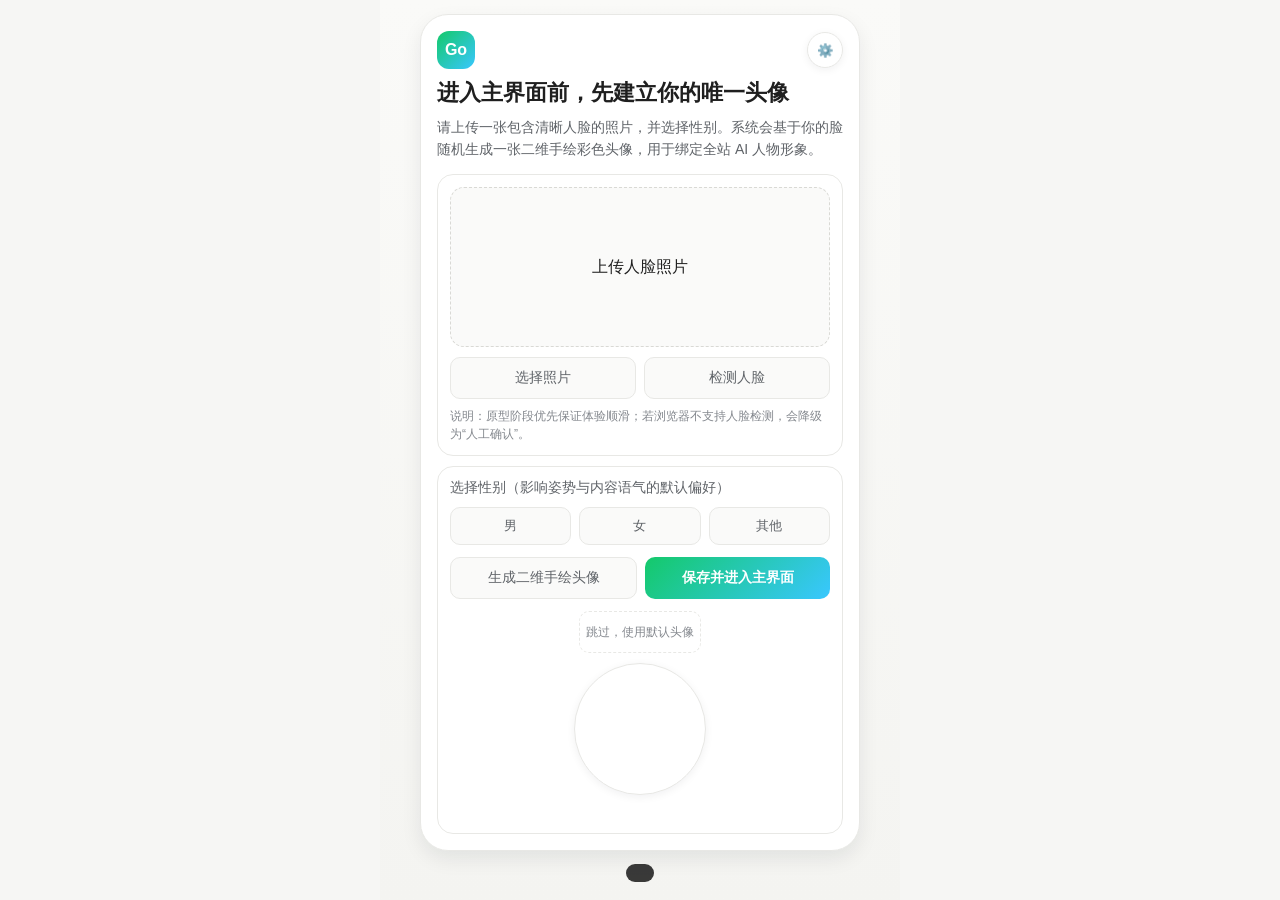
<file: templates/profile_setup.html>
<!DOCTYPE html>
<html lang="zh-CN">
<head>
    <meta charset="UTF-8">
    <meta name="viewport" content="width=device-width, initial-scale=1.0, maximum-scale=1.0, user-scalable=no">
    <title>Go In - 建立你的唯一头像</title>
    <link rel="stylesheet" href="/static/css/goin_brand_v3.css">
    <style>
        body.app-mobile { padding: 14px; }
        .wrap {
            max-width: 440px;
            margin: 0 auto;
            border-radius: var(--radius-xl);
            background: #fff;
            border: 1px solid var(--stroke-soft);
            box-shadow: var(--shadow-sm);
            overflow: hidden;
        }
        .inner { padding: 16px; }
        .head {
            display: flex;
            align-items: center;
            justify-content: space-between;
            margin-bottom: 10px;
        }
        .go-mark {
            width: 38px;
            height: 38px;
            border-radius: 12px;
            background: var(--brand-gradient);
            color: #fff;
            display: flex;
            align-items: center;
            justify-content: center;
            font-weight: 800;
        }
        .title { margin: 0; font-size: 22px; line-height: 1.3; }
        .sub { margin: 8px 0 0; color: var(--text-secondary); font-size: 14px; line-height: 1.6; }
        .grid {
            display: grid;
            grid-template-columns: 1fr;
            gap: 10px;
            margin-top: 14px;
        }
        .card {
            border-radius: var(--radius-md);
            border: 1px solid var(--stroke-soft);
            background: #fff;
            padding: 12px;
        }
        .preview {
            height: 160px;
            border-radius: 14px;
            border: 1px dashed var(--stroke-strong);
            background: #fafaf9;
            display: flex;
            align-items: center;
            justify-content: center;
            overflow: hidden;
            transition: all 0.3s ease;
        }
        .preview img { width: 100%; height: 100%; object-fit: cover; }
        .avatar {
            width: 132px;
            height: 132px;
            border-radius: 999px;
            border: 1px solid var(--stroke-soft);
            background: #fff;
            margin: 10px auto 0;
            overflow: hidden;
            box-shadow: var(--shadow-xs);
            transition: all 0.4s cubic-bezier(0.68, -0.55, 0.265, 1.55);
        }
        .avatar img { width: 100%; height: 100%; object-fit: cover; }
        .row { display: flex; gap: 8px; margin-top: 10px; }
        .row > * { flex: 1; }
        .btn {
            height: 42px;
            border-radius: 10px;
            border: 1px solid var(--stroke-soft);
            background: #fafaf9;
            color: var(--text-secondary);
            font-size: 14px;
            cursor: pointer;
            transition: all 0.25s ease;
            position: relative;
            overflow: hidden;
        }
        .btn:active {
            transform: scale(0.95);
        }
        .btn.primary {
            background: var(--brand-gradient);
            border: 0;
            color: #fff;
            font-weight: 600;
        }
        .btn.primary:active {
            transform: scale(0.95);
        }
        .gender {
            display: grid;
            grid-template-columns: 1fr 1fr 1fr;
            gap: 8px;
            margin-top: 10px;
        }
        .gender button {
            height: 38px;
            border-radius: 10px;
            border: 1px solid var(--stroke-soft);
            background: #fafaf9;
            color: var(--text-secondary);
            cursor: pointer;
            transition: all 0.25s ease;
        }
        .gender button:active {
            transform: scale(0.95);
        }
        .gender button.active {
            background: #eefaf3;
            border-color: #cdeeda;
            color: #228b57;
        }
        .hint { margin-top: 8px; font-size: 12px; color: var(--text-tertiary); line-height: 1.5; }
        .status { min-height: 18px; margin-top: 8px; font-size: 12px; color: #228b57; }
        
        /* 加载动画 */
        .loading-spinner {
            width: 40px;
            height: 40px;
            border: 3px solid rgba(32, 148, 91, 0.2);
            border-top-color: #20945c;
            border-radius: 50%;
            animation: spin 0.8s linear infinite;
        }
        
        @keyframes spin {
            to { transform: rotate(360deg); }
        }
        
        /* 头像生成成功动画 */
        .avatar-success {
            animation: avatarPopIn 0.6s cubic-bezier(0.68, -0.55, 0.265, 1.55);
        }
        
        @keyframes avatarPopIn {
            0% {
                opacity: 0;
                transform: scale(0.3);
            }
            50% {
                transform: scale(1.15);
            }
            100% {
                opacity: 1;
                transform: scale(1);
            }
        }
        
        /* 照片加载渐入 */
        .photo-fade-in {
            animation: photoFadeIn 0.5s ease;
        }
        
        @keyframes photoFadeIn {
            from {
                opacity: 0;
            }
            to {
                opacity: 1;
            }
        }
        
        /* 成功提示 */
        .success-checkmark {
            display: inline-block;
            width: 20px;
            height: 20px;
            color: #228b57;
            animation: checkmarkPop 0.4s cubic-bezier(0.68, -0.55, 0.265, 1.55);
        }
        
        @keyframes checkmarkPop {
            0% { transform: scale(0) rotate(45deg); }
            50% { transform: scale(1.3) rotate(45deg); }
            100% { transform: scale(1) rotate(45deg); }
        }
        
        #gToast {
            position: fixed;
            bottom: 18px;
            left: 50%;
            transform: translateX(-50%);
            background: rgba(20, 20, 20, 0.84);
            color: #fff;
            padding: 9px 14px;
            border-radius: 999px;
            font-size: 12px;
            z-index: 40;
        }
    </style>
</head>
<body class="app-mobile">
    <div class="wrap g-fade-in">
        <div class="inner">
            <div class="head">
                <div class="go-mark">Go</div>
                <button class="g-icon-btn" data-toast="隐私与协议开发中">⚙️</button>
            </div>

            <h1 class="title">进入主界面前，先建立你的唯一头像</h1>
            <p class="sub">请上传一张包含清晰人脸的照片，并选择性别。系统会基于你的脸随机生成一张二维手绘彩色头像，用于绑定全站 AI 人物形象。</p>

            <div class="grid">
                <div class="card">
                    <div class="preview" id="photoPreview">上传人脸照片</div>
                    <input id="fileInput" type="file" accept="image/*" style="display:none">
                    <div class="row">
                        <button class="btn" onclick="pickPhoto()">选择照片</button>
                        <button class="btn" onclick="detectFace()">检测人脸</button>
                    </div>
                    <div class="hint">说明：原型阶段优先保证体验顺滑；若浏览器不支持人脸检测，会降级为“人工确认”。</div>
                </div>

                <div class="card">
                    <div style="font-size:14px; color:var(--text-secondary);">选择性别（影响姿势与内容语气的默认偏好）</div>
                    <div class="gender">
                        <button id="gMale" onclick="setGender('male')">男</button>
                        <button id="gFemale" onclick="setGender('female')">女</button>
                        <button id="gOther" onclick="setGender('other')">其他</button>
                    </div>
                    <div class="row" style="margin-top:12px;">
                        <button class="btn" onclick="generateAvatar()">生成二维手绘头像</button>
                        <button class="btn primary" onclick="saveAndEnter()">保存并进入主界面</button>
                    </div>
                    <div style="text-align: center; margin-top: 12px;">
                        <button class="btn" onclick="skipProfileSetup()" style="background: transparent; border: 1px dashed var(--stroke-soft); color: var(--text-tertiary); font-size: 12px;">跳过，使用默认头像</button>
                    </div>
                    <div class="avatar" id="avatarBox"><img id="avatarImg" alt="avatar" style="display:none"></div>
                    <div class="status" id="statusText"></div>
                </div>
            </div>
        </div>
    </div>

    <div id="gToast" class="hidden"></div>

    <script src="/static/js/goin_brand_v3.js"></script>
    <script>
        let rawPhotoDataUrl = null;
        let avatarDataUrl = null;
        let gender = null;
        let faceOk = false;

        // 页面加载时恢复之前保存的数据
        window.addEventListener('DOMContentLoaded', () => {
            // 持久化用户 ID（关键修复）
            const userId = window.goInUserId || localStorage.getItem('goIn_user_id');
            if (userId) {
                localStorage.setItem('goIn_user_id', userId);
                console.log('✅ 用户 ID 已持久化:', userId);
            }
            
            const savedGender = localStorage.getItem('goIn_gender');
            const savedPhoto = localStorage.getItem('goIn_face_photo');
            const savedAvatar = localStorage.getItem('goIn_face_avatar');
            
            // 显示清除按钮（如果有保存的数据）
            if (savedPhoto || savedAvatar) {
                const resetBtn = document.createElement('div');
                resetBtn.style.cssText = 'text-align:center;margin:10px 0;';
                resetBtn.innerHTML = `<button onclick="resetProfileData()" style="padding:8px 16px;font-size:14px;color:#666;background:#f5f5f5;border:1px solid #ddd;border-radius:6px;cursor:pointer;">🔄 清除数据并重新上传</button>`;
                const container = document.querySelector('.profile-container');
                if (container) {
                    container.insertBefore(resetBtn, container.firstChild);
                }
                console.log('ℹ️ 检测到已保存的头像数据，已添加清除按钮');
            }
            
            // 恢复性别选择（但不显示照片，保持空白让用户重新上传）
            if (savedGender) {
                gender = savedGender;
                // 更新性别按钮状态
                document.querySelectorAll('.gender button').forEach(btn => {
                    btn.classList.remove('active');
                    if (btn.textContent === '男' && savedGender === 'male') btn.classList.add('active');
                    if (btn.textContent === '女' && savedGender === 'female') btn.classList.add('active');
                    if (btn.textContent === '其他' && savedGender === 'other') btn.classList.add('active');
                });
            }
            
            // 关键修改：不再自动显示照片和头像，保持空白状态
            // 这样用户每次访问都需要主动重新上传照片
            // 但数据仍然保存在 localStorage 中供保存时使用
            
            console.log('页面已加载（照片区域保持空白，等待用户重新上传）');
        });
        
        // 添加全局清除函数
        window.resetProfileData = function() {
            if (confirm('确定要清除所有头像数据并重新上传吗？\n\n这将删除：\n- 已上传的照片\n- 已选择的性别\n- 已生成的头像\n\n此操作不可恢复！')) {
                localStorage.removeItem('goIn_gender');
                localStorage.removeItem('goIn_face_photo');
                localStorage.removeItem('goIn_face_avatar');
                localStorage.removeItem('goIn_user_id');
                
                // 重置变量
                gender = null;
                rawPhotoDataUrl = null;
                avatarDataUrl = null;
                faceOk = false;
                
                // 重置 UI
                document.getElementById('photoPreview').innerHTML = '<div style="display:flex;align-items:center;justify-content:center;height:100%;color:#999;">未选择照片</div>';
                document.getElementById('avatarImg').style.display = 'none';
                document.querySelectorAll('.gender button').forEach(btn => btn.classList.remove('active'));
                
                // 移除清除按钮
                const resetBtn = document.querySelector('button[onclick="resetProfileData()"]');
                if (resetBtn) resetBtn.parentElement.remove();
                
                setStatus('');
                GoInBrand.showToast('✅ 数据已清除，请重新上传照片');
                console.log('✅ 已清除所有头像数据');
            }
        };

        const fileInput = document.getElementById('fileInput');
        fileInput.addEventListener('change', async (e) => {
            const file = e.target.files[0];
            if (!file) return;
            rawPhotoDataUrl = await readAsDataUrl(file);
            faceOk = false;
            document.getElementById('photoPreview').innerHTML = `<img alt="photo" src="${rawPhotoDataUrl}">`;
            setStatus('照片已加载，建议先检测人脸。');
            GoInBrand.showToast('照片已加载');
        });

        function pickPhoto() {
            fileInput.click();
        }

        function setGender(next) {
            gender = next;
            document.getElementById('gMale').classList.toggle('active', next === 'male');
            document.getElementById('gFemale').classList.toggle('active', next === 'female');
            document.getElementById('gOther').classList.toggle('active', next === 'other');
            GoInBrand.showToast('性别已选择');
        }

        async function detectFace() {
            if (!rawPhotoDataUrl) {
                GoInBrand.showToast('请先选择照片');
                return;
            }
            setStatus('正在检测人脸...');

            // 优先使用 FaceDetector（若可用）
            try {
                if ('FaceDetector' in window) {
                    const detector = new FaceDetector({ fastMode: true, maxDetectedFaces: 1 });
                    const img = await dataUrlToImage(rawPhotoDataUrl);
                    const faces = await detector.detect(img);
                    faceOk = faces && faces.length > 0;
                    setStatus(faceOk ? '检测到人脸 ✅' : '未检测到人脸，请换一张更清晰的正面照。');
                    GoInBrand.showToast(faceOk ? '检测到人脸' : '未检测到人脸');
                    return;
                }
            } catch (e) {
                // ignore, fallback below
            }

            // 降级：人工确认（原型）
            faceOk = true;
            setStatus('人脸检测已降级为人工确认（原型演示），请确保上传的是清晰人脸照。');
            GoInBrand.showToast('已人工确认人脸');
        }

        async function generateAvatar() {
            if (!rawPhotoDataUrl) {
                GoInBrand.showToast('请先选择照片');
                return;
            }
            if (!gender) {
                GoInBrand.showToast('请先选择性别');
                return;
            }
            if (!faceOk) {
                GoInBrand.showToast('请先检测人脸');
                return;
            }
            
            setStatus('正在生成头像...');
            
            // 显示加载动画
            const preview = document.getElementById('photoPreview');
            preview.innerHTML = '<div class="loading-spinner"></div>';
            
            // 禁用按钮防止重复点击
            const generateBtn = event.target;
            const originalText = generateBtn.textContent;
            generateBtn.disabled = true;
            generateBtn.textContent = '生成中...';
            
            // 模拟生成延迟（实际应该调用 API）
            await new Promise(resolve => setTimeout(resolve, 1500));
            
            // 生成头像（简化版：直接使用照片作为头像）
            avatarDataUrl = rawPhotoDataUrl;
            
            // 恢复预览
            preview.innerHTML = `<img alt="photo" src="${rawPhotoDataUrl}" class="photo-fade-in">`;
            
            // 显示头像
            const avatarImg = document.getElementById('avatarImg');
            const avatarBox = document.getElementById('avatarBox');
            avatarImg.src = avatarDataUrl;
            avatarImg.style.display = 'block';
            avatarBox.classList.add('avatar-success');
            
            // 恢复按钮状态
            generateBtn.disabled = false;
            generateBtn.textContent = originalText;
            
            // 保存到 localStorage
            localStorage.setItem('goIn_face_avatar', avatarDataUrl);
            
            setStatus('头像生成成功 ✅');
            GoInBrand.showToast('头像生成成功！');
            
            // 显示成功动画
            setTimeout(() => {
                avatarBox.classList.remove('avatar-success');
            }, 1000);
        }

        async function saveAndEnter() {
            console.log('=== saveAndEnter 被调用 ===');
            console.log('rawPhotoDataUrl:', !!rawPhotoDataUrl);
            console.log('gender:', gender);
            console.log('avatarDataUrl:', !!avatarDataUrl);
            
            // 使用最新的数据（优先使用当前变量，如果没有才用 localStorage）
            const finalGender = gender || localStorage.getItem('goIn_gender');
            const finalPhoto = rawPhotoDataUrl || localStorage.getItem('goIn_face_photo');
            const finalAvatar = avatarDataUrl || localStorage.getItem('goIn_face_avatar');
            
            console.log('使用的最新数据:', {
                gender: finalGender,
                hasPhoto: !!finalPhoto,
                hasAvatar: !!finalAvatar
            });
            
            setStatus('正在保存...');
            console.log('发送请求到 /api/profile_setup...');
            
            // 禁用按钮防止重复点击
            const saveBtn = document.querySelector('.btn.primary');
            if (saveBtn) {
                saveBtn.disabled = true;
                saveBtn.textContent = '保存中...';
            }
            
            try {
                const response = await fetch('/api/profile_setup', {
                    method: 'POST',
                    headers: { 'Content-Type': 'application/json' },
                    body: JSON.stringify({
                        gender: finalGender,
                        face_photo_data_url: finalPhoto,
                        face_avatar_data_url: finalAvatar
                    })
                });
                
                console.log('响应状态:', response.status);
                
                // 关键修复：先检查响应状态
                if (!response.ok) {
                    throw new Error(`HTTP error! status: ${response.status}`);
                }
                
                // 检查 Content-Type
                const contentType = response.headers.get('content-type');
                if (!contentType || !contentType.includes('application/json')) {
                    throw new Error('服务器返回了非 JSON 响应');
                }
                
                const data = await response.json();
                console.log('响应数据:', data);
                
                if (data.success) {
                    console.log('✅ 成功！准备跳转到 /app_main');
                    
                    // 关键修复：保存最新数据到 localStorage
                    localStorage.setItem('goIn_gender', finalGender);
                    localStorage.setItem('goIn_face_photo', finalPhoto);
                    localStorage.setItem('goIn_face_avatar', finalAvatar);
                    if (data.user_id) {
                        localStorage.setItem('goIn_user_id', data.user_id);
                    }
                    
                    console.log('✅ 最新数据已保存到 localStorage');
                    console.log('   gender:', finalGender);
                    console.log('   photo:', finalPhoto ? finalPhoto.substring(0, 50) + '...' : 'null');
                    console.log('   avatar:', finalAvatar ? finalAvatar.substring(0, 50) + '...' : 'null');
                    
                    GoInBrand.showToast('进入主界面');
                    
                    // 使用明确的跳转地址
                    const redirectUrl = data.redirect_url || '/app_main';
                    setTimeout(() => {
                        window.location.href = redirectUrl;
                    }, 360);
                } else {
                    console.error('❌ API 返回失败:', data);
                    setStatus('保存失败：' + (data.message || '未知错误'));
                    
                    // 显示错误提示但不跳转
                    GoInBrand.showToast(data.message || '保存失败，请重试');
                    
                    // 恢复按钮
                    if (saveBtn) {
                        saveBtn.disabled = false;
                        saveBtn.textContent = '保存并进入主界面';
                    }
                }
            } catch (e) {
                console.error('❌ 请求失败:', e);
                console.error('错误详情:', e.message);
                setStatus('请求错误：' + e.message);
                
                // 显示详细错误信息
                GoInBrand.showToast('网络错误：' + e.message);
                
                // 恢复按钮
                if (saveBtn) {
                    saveBtn.disabled = false;
                    saveBtn.textContent = '保存并进入主界面';
                }
            }
        }

        async function skipProfileSetup() {
            // 使用更友好的确认对话框
            const skipConfirm = confirm('确定要跳过头像设置吗？\n\n你将使用默认头像进入主界面。');
            
            if (!skipConfirm) {
                return; // 用户取消，不跳转
            }
            
            localStorage.setItem('goIn_profile_completed', 'true');
            localStorage.setItem('goIn_gender', 'other');
            
            setStatus('正在跳过...');
            
            try {
                const response = await fetch('/api/profile_setup', {
                    method: 'POST',
                    headers: { 'Content-Type': 'application/json' },
                    body: JSON.stringify({
                        gender: 'other',
                        face_photo_data_url: '',
                        face_avatar_data_url: ''
                    })
                });
                
                // 不等待响应，直接跳转
                console.log('已发送跳过请求');
            } catch (e) {
                // 忽略错误，直接跳转
                console.log('跳过请求失败，但仍将跳转');
            }
            
            GoInBrand.showToast('已跳过，进入主界面');
            setTimeout(() => {
                window.location.href = '/app_main';
            }, 360);
        }

        function setStatus(text) {
            document.getElementById('statusText').textContent = text || '';
        }

        function readAsDataUrl(file) {
            return new Promise((resolve, reject) => {
                const r = new FileReader();
                r.onload = () => resolve(r.result);
                r.onerror = reject;
                r.readAsDataURL(file);
            });
        }

        function dataUrlToImage(dataUrl) {
            return new Promise((resolve, reject) => {
                const img = new Image();
                img.onload = () => resolve(img);
                img.onerror = reject;
                img.src = dataUrl;
            });
        }

        async function renderHandDrawnAvatar(img) {
            // 生成一张“二维手绘彩色头像”（轻量原型算法）
            // - 裁剪为圆形头像
            // - 降色（posterize）+ 边缘线稿（sobel）+ 轻微纸张噪声
            const size = 360;
            const canvas = document.createElement('canvas');
            canvas.width = size;
            canvas.height = size;
            const ctx = canvas.getContext('2d', { willReadFrequently: true });

            // 画底色（纸张）
            ctx.fillStyle = '#fbfbfa';
            ctx.fillRect(0, 0, size, size);

            // 绘制圆形裁剪的照片
            ctx.save();
            ctx.beginPath();
            ctx.arc(size / 2, size / 2, size * 0.42, 0, Math.PI * 2);
            ctx.closePath();
            ctx.clip();

            const scale = Math.max((size * 0.9) / img.width, (size * 0.9) / img.height);
            const w = img.width * scale;
            const h = img.height * scale;
            ctx.drawImage(img, (size - w) / 2, (size - h) / 2, w, h);
            ctx.restore();

            // 取像素并进行降色 + 边缘
            const imageData = ctx.getImageData(0, 0, size, size);
            const d = imageData.data;

            // posterize + 提升对比
            for (let i = 0; i < d.length; i += 4) {
                const r = d[i], g = d[i + 1], b = d[i + 2], a = d[i + 3];
                if (a === 0) continue;
                const pr = Math.round(r / 32) * 32;
                const pg = Math.round(g / 32) * 32;
                const pb = Math.round(b / 32) * 32;
                d[i] = Math.min(255, pr + 8);
                d[i + 1] = Math.min(255, pg + 8);
                d[i + 2] = Math.min(255, pb + 8);
            }
            ctx.putImageData(imageData, 0, 0);

            // Sobel edge
            const src = ctx.getImageData(0, 0, size, size);
            const out = ctx.createImageData(size, size);
            const sd = src.data, od = out.data;

            function lumAt(x, y) {
                const idx = (y * size + x) * 4;
                return sd[idx] * 0.299 + sd[idx + 1] * 0.587 + sd[idx + 2] * 0.114;
            }

            for (let y = 1; y < size - 1; y++) {
                for (let x = 1; x < size - 1; x++) {
                    const gx =
                        -1 * lumAt(x - 1, y - 1) + 1 * lumAt(x + 1, y - 1) +
                        -2 * lumAt(x - 1, y)     + 2 * lumAt(x + 1, y) +
                        -1 * lumAt(x - 1, y + 1) + 1 * lumAt(x + 1, y + 1);
                    const gy =
                        -1 * lumAt(x - 1, y - 1) + -2 * lumAt(x, y - 1) + -1 * lumAt(x + 1, y - 1) +
                         1 * lumAt(x - 1, y + 1) +  2 * lumAt(x, y + 1) +  1 * lumAt(x + 1, y + 1);
                    const mag = Math.min(255, Math.sqrt(gx * gx + gy * gy));
                    const idx = (y * size + x) * 4;
                    // 线稿颜色（深灰），越边缘越不透明
                    const alpha = Math.max(0, mag - 40);
                    od[idx] = 25;
                    od[idx + 1] = 25;
                    od[idx + 2] = 25;
                    od[idx + 3] = Math.min(140, alpha);
                }
            }

            // 叠加线稿
            ctx.globalCompositeOperation = 'multiply';
            ctx.putImageData(out, 0, 0);
            ctx.globalCompositeOperation = 'source-over';

            // 头像环与品牌点缀
            ctx.beginPath();
            ctx.arc(size / 2, size / 2, size * 0.42 + 3, 0, Math.PI * 2);
            ctx.strokeStyle = 'rgba(23, 201, 100, 0.8)';
            ctx.lineWidth = 4;
            ctx.stroke();

            // 轻噪声
            const noise = ctx.getImageData(0, 0, size, size);
            const nd = noise.data;
            for (let i = 0; i < nd.length; i += 4) {
                const n = (Math.random() - 0.5) * 6;
                nd[i] = Math.max(0, Math.min(255, nd[i] + n));
                nd[i + 1] = Math.max(0, Math.min(255, nd[i + 1] + n));
                nd[i + 2] = Math.max(0, Math.min(255, nd[i + 2] + n));
            }
            ctx.putImageData(noise, 0, 0);

            return canvas.toDataURL('image/png');
        }
    </script>
</body>
</html>
</file>
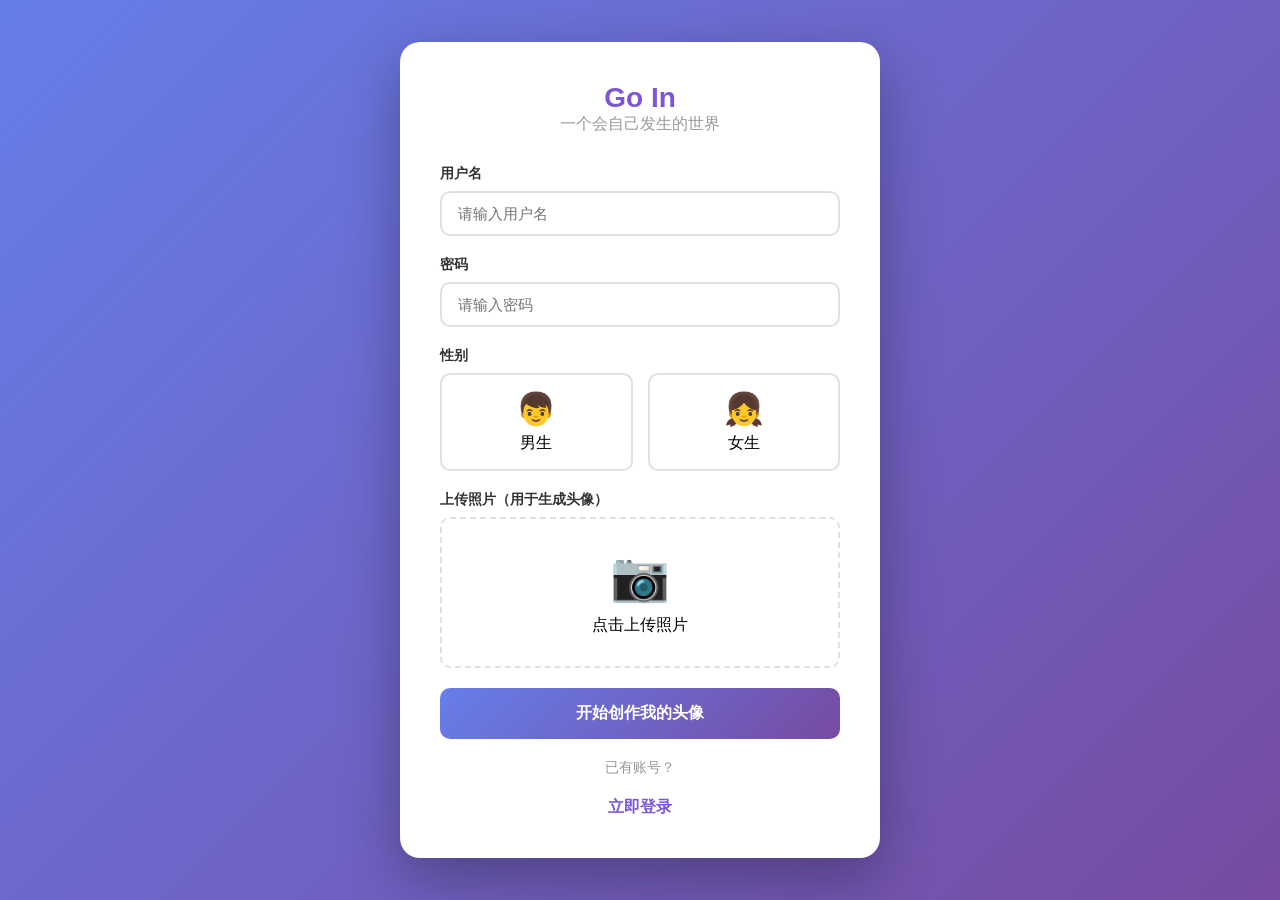
<file: templates/register.html>
<!DOCTYPE html>
<html lang="zh-CN">
<head>
    <meta charset="UTF-8">
    <meta name="viewport" content="width=device-width, initial-scale=1.0">
    <title>Go In - 注册</title>
    <style>
        * {
            margin: 0;
            padding: 0;
            box-sizing: border-box;
        }
        
        body {
            font-family: -apple-system, BlinkMacSystemFont, 'Segoe UI', Roboto, sans-serif;
            background: linear-gradient(135deg, #667eea 0%, #764ba2 100%);
            min-height: 100vh;
            display: flex;
            align-items: center;
            justify-content: center;
            padding: 20px;
        }
        
        .container {
            background: white;
            border-radius: 20px;
            padding: 40px;
            width: 100%;
            max-width: 480px;
            box-shadow: 0 20px 60px rgba(0, 0, 0, 0.3);
        }
        
        .logo {
            text-align: center;
            margin-bottom: 30px;
        }
        
        .logo img {
            max-width: 120px;
            margin-bottom: 10px;
        }
        
        .logo h1 {
            color: #7B57D6;
            font-size: 28px;
            font-weight: 700;
        }
        
        .form-group {
            margin-bottom: 20px;
        }
        
        .form-group label {
            display: block;
            color: #333;
            font-size: 14px;
            font-weight: 600;
            margin-bottom: 8px;
        }
        
        .form-group input {
            width: 100%;
            padding: 12px 16px;
            border: 2px solid #e0e0e0;
            border-radius: 10px;
            font-size: 15px;
            transition: all 0.3s;
        }
        
        .form-group input:focus {
            outline: none;
            border-color: #7B57D6;
            box-shadow: 0 0 0 3px rgba(123, 87, 214, 0.1);
        }
        
        .gender-selector {
            display: flex;
            gap: 15px;
            margin-bottom: 20px;
        }
        
        .gender-option {
            flex: 1;
            padding: 15px;
            border: 2px solid #e0e0e0;
            border-radius: 10px;
            text-align: center;
            cursor: pointer;
            transition: all 0.3s;
        }
        
        .gender-option:hover {
            border-color: #7B57D6;
            transform: translateY(-2px);
        }
        
        .gender-option.selected {
            background: linear-gradient(135deg, #667eea 0%, #764ba2 100%);
            color: white;
            border-color: transparent;
        }
        
        .gender-option .icon {
            font-size: 32px;
            margin-bottom: 5px;
        }
        
        .upload-area {
            border: 2px dashed #e0e0e0;
            border-radius: 10px;
            padding: 30px;
            text-align: center;
            cursor: pointer;
            transition: all 0.3s;
            margin-bottom: 20px;
        }
        
        .upload-area:hover {
            border-color: #7B57D6;
            background: rgba(123, 87, 214, 0.05);
        }
        
        .upload-area.has-image {
            border-style: solid;
            border-color: #7B57D6;
        }
        
        .upload-icon {
            font-size: 48px;
            color: #ccc;
            margin-bottom: 10px;
        }
        
        .preview-image {
            max-width: 200px;
            max-height: 200px;
            border-radius: 10px;
            display: none;
            margin: 0 auto;
        }
        
        .btn {
            width: 100%;
            padding: 15px;
            background: linear-gradient(135deg, #667eea 0%, #764ba2 100%);
            color: white;
            border: none;
            border-radius: 10px;
            font-size: 16px;
            font-weight: 600;
            cursor: pointer;
            transition: all 0.3s;
        }
        
        .btn:hover {
            transform: translateY(-2px);
            box-shadow: 0 10px 20px rgba(102, 126, 234, 0.3);
        }
        
        .btn:disabled {
            opacity: 0.6;
            cursor: not-allowed;
            transform: none;
        }
        
        .divider {
            text-align: center;
            margin: 20px 0;
            color: #999;
            font-size: 14px;
        }
        
        .login-link {
            text-align: center;
            margin-top: 20px;
        }
        
        .login-link a {
            color: #7B57D6;
            text-decoration: none;
            font-weight: 600;
        }
        
        .loading {
            display: inline-block;
            width: 20px;
            height: 20px;
            border: 3px solid rgba(255,255,255,0.3);
            border-top-color: white;
            border-radius: 50%;
            animation: spin 1s linear infinite;
        }
        
        @keyframes spin {
            to { transform: rotate(360deg); }
        }
        
        .error-message {
            background: #fee;
            color: #c33;
            padding: 10px 15px;
            border-radius: 8px;
            margin-bottom: 20px;
            font-size: 14px;
            display: none;
        }
    </style>
</head>
<body>
    <div class="container">
        <div class="logo">
            <h1>Go In</h1>
            <p style="color: #999;">一个会自己发生的世界</p>
        </div>
        
        <div class="error-message" id="errorMessage"></div>
        
        <form id="registerForm">
            <div class="form-group">
                <label for="username">用户名</label>
                <input type="text" id="username" name="username" required placeholder="请输入用户名">
            </div>
            
            <div class="form-group">
                <label for="password">密码</label>
                <input type="password" id="password" name="password" required placeholder="请输入密码" minlength="6">
            </div>
            
            <div class="form-group">
                <label>性别</label>
                <div class="gender-selector">
                    <div class="gender-option" data-gender="male" onclick="selectGender('male')">
                        <div class="icon">👦</div>
                        <div>男生</div>
                    </div>
                    <div class="gender-option" data-gender="female" onclick="selectGender('female')">
                        <div class="icon">👧</div>
                        <div>女生</div>
                    </div>
                </div>
                <input type="hidden" id="gender" name="gender" required>
            </div>
            
            <div class="form-group">
                <label>上传照片（用于生成头像）</label>
                <div class="upload-area" id="uploadArea" onclick="document.getElementById('photoInput').click()">
                    <div class="upload-icon">📷</div>
                    <div id="uploadText">点击上传照片</div>
                    <img id="previewImage" class="preview-image" alt="预览">
                </div>
                <input type="file" id="photoInput" accept="image/*" style="display: none;" onchange="handlePhotoSelect(event)">
            </div>
            
            <button type="submit" class="btn" id="submitBtn">
                开始创作我的头像
            </button>
        </form>
        
        <div class="divider">已有账号？</div>
        
        <div class="login-link">
            <a href="/auth">立即登录</a>
        </div>
    </div>
    
    <script>
        let selectedPhoto = null;
        
        function selectGender(gender) {
            document.querySelectorAll('.gender-option').forEach(opt => {
                opt.classList.remove('selected');
            });
            document.querySelector(`[data-gender="${gender}"]`).classList.add('selected');
            document.getElementById('gender').value = gender;
        }
        
        function handlePhotoSelect(event) {
            const file = event.target.files[0];
            if (!file) return;
            
            selectedPhoto = file;
            
            const reader = new FileReader();
            reader.onload = function(e) {
                const preview = document.getElementById('previewImage');
                preview.src = e.target.result;
                preview.style.display = 'block';
                
                document.getElementById('uploadText').textContent = '已选择照片';
                document.getElementById('uploadArea').classList.add('has-image');
            };
            reader.readAsDataURL(file);
        }
        
        document.getElementById('registerForm').addEventListener('submit', async function(e) {
            e.preventDefault();
            
            const username = document.getElementById('username').value;
            const password = document.getElementById('password').value;
            const gender = document.getElementById('gender').value;
            
            if (!username || !password || !gender) {
                showError('请填写所有必填项');
                return;
            }
            
            if (!selectedPhoto) {
                showError('请上传照片用于生成头像');
                return;
            }
            
            const formData = new FormData();
            formData.append('username', username);
            formData.append('password', password);
            formData.append('gender', gender);
            formData.append('photo', selectedPhoto);
            
            const btn = document.getElementById('submitBtn');
            btn.disabled = true;
            btn.innerHTML = '<span class="loading"></span> 正在生成头像...';
            
            try {
                const response = await fetch('/api/register', {
                    method: 'POST',
                    body: formData
                });
                
                const data = await response.json();
                
                if (data.success) {
                    // 保存用户信息到 localStorage
                    localStorage.setItem('user_id', data.user.user_id);
                    localStorage.setItem('username', data.user.username);
                    localStorage.setItem('avatar_image', data.user.avatar_image);
                    
                    // 统一跳转到新流程：头像建立 -> 主界面
                    window.location.href = '/profile_setup';
                } else {
                    showError(data.message || '注册失败，请稍后重试');
                    btn.disabled = false;
                    btn.textContent = '开始创作我的头像';
                }
            } catch (error) {
                console.error('Error:', error);
                showError('网络错误，请稍后重试');
                btn.disabled = false;
                btn.textContent = '开始创作我的头像';
            }
        });
        
        function showError(message) {
            const errorEl = document.getElementById('errorMessage');
            errorEl.textContent = message;
            errorEl.style.display = 'block';
            
            setTimeout(() => {
                errorEl.style.display = 'none';
            }, 5000);
        }
    </script>
</body>
</html>
</file>
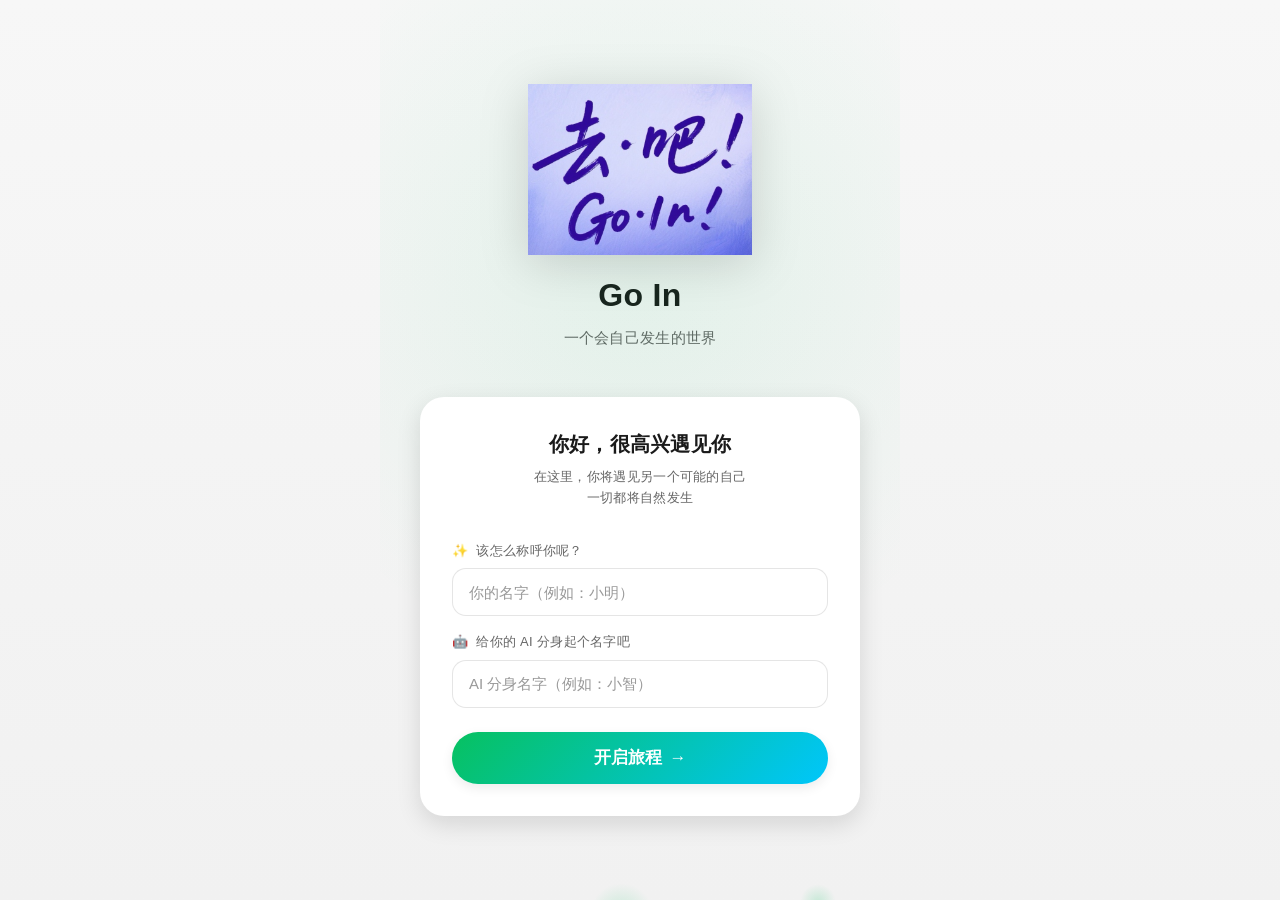
<file: templates/welcome_premium.html>
<!DOCTYPE html>
<html lang="zh-CN">
<head>
    <meta charset="UTF-8">
    <meta name="viewport" content="width=device-width, initial-scale=1.0, maximum-scale=1.0, user-scalable=no">
    <meta name="theme-color" content="#7B57D6">
    <meta name="apple-mobile-web-app-capable" content="yes">
    <meta name="apple-mobile-web-app-status-bar-style" content="default">
    <title>Go In - 欢迎</title>
    <link rel="icon" type="image/png" sizes="32x32" href="/static/images/logo.png">
    <link rel="apple-touch-icon" href="/static/images/logo.png">
    <link rel="stylesheet" href="/static/css/goin_premium_v4.css">
    <style>
        /* 页面特定样式 */
        .welcome-page {
            min-height: 100vh;
            display: flex;
            flex-direction: column;
            align-items: center;
            justify-content: center;
            padding: var(--space-6);
            position: relative;
            overflow: hidden;
        }
        
        /* AI 光晕背景 */
        .welcome-bg {
            position: absolute;
            inset: 0;
            background: radial-gradient(
                circle at 50% 30%,
                rgba(7, 193, 96, 0.08) 0%,
                transparent 60%
            );
            pointer-events: none;
        }
        
        /* 漂浮粒子 */
        .particle {
            position: absolute;
            border-radius: 50%;
            background: radial-gradient(
                circle,
                rgba(7, 193, 96, 0.3) 0%,
                transparent 70%
            );
            animation: float particle 20s infinite ease-in-out;
            opacity: 0.6;
        }
        
        @keyframes particleFloat {
            0%, 100% {
                transform: translate(0, 0) scale(1);
            }
            25% {
                transform: translate(10px, -15px) scale(1.05);
            }
            50% {
                transform: translate(-10px, 10px) scale(0.95);
            }
            75% {
                transform: translate(15px, 5px) scale(1.02);
            }
        }
        
        /* Logo 区域 */
        .welcome-logo {
            text-align: center;
            margin-bottom: var(--space-12);
            animation: fadeInDown var(--duration-slower) var(--ease-decelerate);
        }
        
        .logo-image {
            max-width: 280px;
            width: 80%;
            height: auto;
            margin: 0 auto var(--space-4);
            display: block;
            filter: drop-shadow(0 8px 24px rgba(0, 0, 0, 0.15));
            transition: transform var(--duration-slower) var(--ease-decelerate);
        }
        
        .logo-image:hover {
            transform: scale(1.02);
        }
        
        .logo-icon {
            font-size: 80px;
            margin-bottom: var(--space-4);
            filter: drop-shadow(0 4px 12px rgba(0, 0, 0, 0.1));
        }
        
        .logo-text {
            font-size: var(--font-3xl);
            font-weight: var(--font-weight-bold);
            color: var(--text-primary);
            letter-spacing: var(--letter-spacing-wide);
            margin-bottom: var(--space-2);
        }
        
        .logo-subtitle {
            font-size: var(--font-md);
            color: var(--text-secondary);
            font-weight: var(--font-weight-normal);
        }
        
        /* 内容卡片 */
        .welcome-card {
            width: 100%;
            max-width: 440px;
            background: var(--bg-elevated);
            border-radius: var(--radius-2xl);
            padding: var(--space-8);
            box-shadow: var(--shadow-lg);
            animation: slideUp var(--duration-slower) var(--ease-decelerate) 0.2s both;
        }
        
        .welcome-title {
            font-size: var(--font-xl);
            font-weight: var(--font-weight-semibold);
            color: var(--text-primary);
            margin-bottom: var(--space-2);
            text-align: center;
        }
        
        .welcome-desc {
            font-size: var(--font-sm);
            color: var(--text-secondary);
            text-align: center;
            margin-bottom: var(--space-8);
            line-height: var(--line-height-relaxed);
        }
        
        /* 输入框组 */
        .input-wrapper {
            margin-bottom: var(--space-4);
        }
        
        .input-hint {
            display: flex;
            align-items: center;
            gap: var(--space-2);
            margin-bottom: var(--space-2);
        }
        
        .hint-icon {
            font-size: var(--font-sm);
            color: var(--brand-primary);
        }
        
        .hint-text {
            font-size: var(--font-sm);
            color: var(--text-secondary);
            font-weight: var(--font-weight-medium);
        }
        
        /* 按钮 */
        .continue-btn {
            width: 100%;
            height: 52px;
            background: var(--brand-gradient);
            color: white;
            border: none;
            border-radius: var(--radius-full);
            font-size: var(--font-lg);
            font-weight: var(--font-weight-semibold);
            cursor: pointer;
            box-shadow: var(--shadow-md);
            transition: all var(--duration-fast) var(--ease-standard);
            margin-top: var(--space-6);
            display: flex;
            align-items: center;
            justify-content: center;
            gap: var(--space-2);
        }
        
        .continue-btn:active {
            transform: scale(0.96);
            box-shadow: var(--shadow-sm);
        }
        
        .continue-btn:disabled {
            opacity: 0.5;
            cursor: not-allowed;
        }
        
        .btn-arrow {
            font-size: var(--font-lg);
            transition: transform var(--duration-fast) var(--ease-standard);
        }
        
        .continue-btn:hover .btn-arrow {
            transform: translateX(4px);
        }
        
        /* 动画关键帧 */
        @keyframes fadeInDown {
            from {
                opacity: 0;
                transform: translateY(-20px);
            }
            to {
                opacity: 1;
                transform: translateY(0);
            }
        }
        
        @keyframes slideUp {
            from {
                opacity: 0;
                transform: translateY(30px);
            }
            to {
                opacity: 1;
                transform: translateY(0);
            }
        }
        
        /* 加载状态 */
        .loading {
            position: relative;
            pointer-events: none;
        }
        
        .loading::after {
            content: '';
            position: absolute;
            inset: 0;
            background: inherit;
            border-radius: inherit;
            display: flex;
            align-items: center;
            justify-content: center;
        }
        
        /* 成功状态 */
        .success-checkmark {
            width: 60px;
            height: 60px;
            margin: 0 auto var(--space-6);
            border-radius: 50%;
            background: var(--brand-success);
            display: flex;
            align-items: center;
            justify-content: center;
            color: white;
            font-size: 32px;
            animation: checkmarkPop var(--duration-normal) var(--ease-bounce);
        }
        
        @keyframes checkmarkPop {
            0% {
                transform: scale(0) rotate(0deg);
            }
            50% {
                transform: scale(1.2) rotate(15deg);
            }
            100% {
                transform: scale(1) rotate(0deg);
            }
        }
    </style>
</head>
<body class="app-mobile">
    <div class="welcome-page">
        <!-- AI 光晕背景 -->
        <div class="welcome-bg"></div>
        
        <!-- 漂浮粒子 -->
        <div id="particles"></div>
        
        <!-- Logo -->
        <div class="welcome-logo">
            <img src="/static/images/logo.png" alt="Go In Logo" class="logo-image" onerror="this.style.display='none'; this.nextElementSibling.style.display='block';">
            <div class="logo-icon" style="display: none;">🌆</div>
            <div class="logo-text">Go In</div>
            <div class="logo-subtitle">一个会自己发生的世界</div>
        </div>
        
        <!-- 内容卡片 -->
        <div class="welcome-card">
            <div class="welcome-title">你好，很高兴遇见你</div>
            <div class="welcome-desc">
                在这里，你将遇见另一个可能的自己<br>
                一切都将自然发生
            </div>
            
            <!-- 用户名字输入 -->
            <div class="input-wrapper">
                <div class="input-hint">
                    <span class="hint-icon">✨</span>
                    <span class="hint-text">该怎么称呼你呢？</span>
                </div>
                <input 
                    type="text" 
                    id="userName" 
                    class="input-field"
                    placeholder="你的名字（例如：小明）"
                    autocomplete="off"
                >
            </div>
            
            <!-- AI 分身名字输入 -->
            <div class="input-wrapper">
                <div class="input-hint">
                    <span class="hint-icon">🤖</span>
                    <span class="hint-text">给你的 AI 分身起个名字吧</span>
                </div>
                <input 
                    type="text" 
                    id="aiName" 
                    class="input-field"
                    placeholder="AI 分身名字（例如：小智）"
                    autocomplete="off"
                >
            </div>
            
            <!-- 继续按钮 -->
            <button class="continue-btn" onclick="handleContinue()">
                <span>开启旅程</span>
                <span class="btn-arrow">→</span>
            </button>
        </div>
    </div>
    
    <script>
        // 生成漂浮粒子
        function createParticles() {
            const container = document.getElementById('particles');
            const particleCount = 8;
            
            for (let i = 0; i < particleCount; i++) {
                const particle = document.createElement('div');
                particle.className = 'particle';
                
                const size = Math.random() * 60 + 20;
                particle.style.width = `${size}px`;
                particle.style.height = `${size}px`;
                
                particle.style.left = `${Math.random() * 100}%`;
                particle.style.top = `${Math.random() * 100}%`;
                
                particle.style.animationDelay = `${Math.random() * 10}s`;
                particle.style.animationDuration = `${Math.random() * 10 + 15}s`;
                
                container.appendChild(particle);
            }
        }
        
        // 初始化
        createParticles();
        
        // 处理继续操作
        async function handleContinue() {
            const userName = document.getElementById('userName').value.trim();
            const aiName = document.getElementById('aiName').value.trim();
            
            if (!userName || !aiName) {
                showToast('请填写名字和 AI 分身名字');
                return;
            }
            
            const btn = document.querySelector('.continue-btn');
            btn.classList.add('loading');
            btn.disabled = true;
            
            try {
                // 保存信息到后端
                const response = await fetch('/api/save_avatar_info', {
                    method: 'POST',
                    headers: { 'Content-Type': 'application/json' },
                    body: JSON.stringify({
                        user_name: userName,
                        ai_name: aiName,
                        avatar_style: 'human',
                        onboarding_completed: true
                    })
                });
                
                const data = await response.json();
                
                if (data.success) {
                    // 显示成功动画
                    showSuccessAndRedirect();
                } else {
                    throw new Error(data.message || '保存失败');
                }
            } catch (error) {
                console.error('Error:', error);
                showToast('网络开小差了，请稍后再试');
                btn.classList.remove('loading');
                btn.disabled = false;
            }
        }
        
        // 显示成功动画并跳转
        function showSuccessAndRedirect() {
            const card = document.querySelector('.welcome-card');
            
            card.innerHTML = `
                <div class="success-checkmark">✓</div>
                <div class="welcome-title" style="text-align: center;">准备好了吗？</div>
                <div class="welcome-desc" style="text-align: center;">
                    即将进入你的 AI 世界...
                </div>
            `;
            
            // 延迟跳转
            setTimeout(() => {
                window.location.href = '/profile_setup';
            }, 1500);
        }
        
        // 显示提示
        function showToast(message) {
            // 简单的 alert，可以优化为更优雅的 toast
            alert(message);
        }
        
        // 回车提交
        document.addEventListener('keypress', (e) => {
            if (e.key === 'Enter') {
                handleContinue();
            }
        });
    </script>
</body>
</html>
</file>
<file: static/css/goin_brand_v3.css>
:root {
    --bg-base: #f6f6f4;
    --bg-elevated: #ffffff;
    --bg-muted: #f1f1ef;
    --text-primary: #1f1f1f;
    --text-secondary: #5f6368;
    --text-tertiary: #84888e;
    --brand-accent: #17c964;
    --brand-accent-strong: #12a150;
    --brand-hot: #ff2f63;
    --brand-gradient: linear-gradient(135deg, #14c96a 0%, #39c7ff 100%);
    --stroke-soft: #e8e8e5;
    --stroke-strong: #d9d9d5;
    --shadow-xs: 0 2px 8px rgba(18, 24, 40, 0.06);
    --shadow-sm: 0 8px 20px rgba(18, 24, 40, 0.08);
    --radius-xs: 8px;
    --radius-sm: 12px;
    --radius-md: 16px;
    --radius-lg: 22px;
    --radius-xl: 28px;
    --space-2: 8px;
    --space-3: 12px;
    --space-4: 16px;
    --space-5: 20px;
    --space-6: 24px;
    --font-xs: 12px;
    --font-sm: 14px;
    --font-md: 16px;
    --font-lg: 20px;
    --font-xl: 28px;
    --duration-fast: 160ms;
    --duration-mid: 260ms;
    --duration-slow: 420ms;
    --ease-natural: cubic-bezier(0.2, 0.8, 0.2, 1);
}

* {
    box-sizing: border-box;
}

html, body {
    margin: 0;
    padding: 0;
    background: var(--bg-base);
    color: var(--text-primary);
    font-family: -apple-system, BlinkMacSystemFont, "Segoe UI", Roboto, "Helvetica Neue", Arial, sans-serif;
    -webkit-font-smoothing: antialiased;
    text-rendering: optimizeLegibility;
}

body.app-mobile {
    max-width: 520px;
    margin: 0 auto;
    min-height: 100vh;
    background: linear-gradient(180deg, #fafaf8, #f4f4f1);
}

.g-shell {
    min-height: 100vh;
    background: transparent;
}

.g-topbar {
    position: sticky;
    top: 0;
    z-index: 20;
    background: rgba(246, 246, 244, 0.94);
    backdrop-filter: blur(8px);
    border-bottom: 1px solid var(--stroke-soft);
}

.g-topbar-inner {
    height: 56px;
    display: flex;
    align-items: center;
    justify-content: space-between;
    padding: 0 var(--space-4);
}

.g-logo {
    font-weight: 700;
    font-size: 18px;
    letter-spacing: 0.2px;
}

.g-logo-dot {
    color: var(--brand-accent);
}

.g-icon-btn {
    width: 36px;
    height: 36px;
    border-radius: 999px;
    border: 1px solid var(--stroke-soft);
    background: var(--bg-elevated);
    box-shadow: var(--shadow-xs);
    cursor: pointer;
    transition: transform var(--duration-fast) var(--ease-natural), background var(--duration-fast);
}

.g-icon-btn:active {
    transform: scale(0.95);
}

.g-content {
    padding: var(--space-4);
    padding-bottom: 88px;
}

.g-card {
    background: var(--bg-elevated);
    border: 1px solid var(--stroke-soft);
    border-radius: var(--radius-lg);
    box-shadow: var(--shadow-xs);
    padding: var(--space-4);
    margin-bottom: var(--space-3);
    transition: transform var(--duration-mid) var(--ease-natural), box-shadow var(--duration-mid) var(--ease-natural);
}

.g-card:active {
    transform: translateY(1px);
}

.g-title {
    font-size: var(--font-lg);
    line-height: 1.3;
    margin: 0 0 var(--space-2);
}

.g-subtitle {
    font-size: var(--font-sm);
    color: var(--text-secondary);
    line-height: 1.6;
}

.g-chip-row {
    display: flex;
    gap: var(--space-2);
    overflow-x: auto;
    padding-bottom: var(--space-2);
    scrollbar-width: none;
}

.g-chip-row::-webkit-scrollbar {
    display: none;
}

.g-chip {
    border-radius: 999px;
    border: 1px solid var(--stroke-strong);
    background: var(--bg-elevated);
    color: var(--text-primary);
    font-size: var(--font-xs);
    padding: 8px 12px;
    white-space: nowrap;
}

.g-btn-primary,
.g-btn-secondary {
    border-radius: var(--radius-sm);
    height: 42px;
    border: 0;
    padding: 0 14px;
    font-size: var(--font-sm);
    cursor: pointer;
}

.g-btn-primary {
    color: #fff;
    background: var(--brand-gradient);
    box-shadow: 0 8px 18px rgba(20, 201, 106, 0.22);
}

.g-btn-secondary {
    background: var(--bg-muted);
    border: 1px solid var(--stroke-soft);
    color: var(--text-primary);
}

.g-bottom-nav {
    position: fixed;
    left: 50%;
    transform: translateX(-50%);
    bottom: 0;
    width: min(520px, 100%);
    height: 70px;
    background: rgba(255, 255, 255, 0.96);
    border-top: 1px solid var(--stroke-soft);
    display: grid;
    grid-template-columns: repeat(4, 1fr);
    z-index: 30;
}

.g-tab {
    display: flex;
    flex-direction: column;
    justify-content: center;
    align-items: center;
    font-size: var(--font-xs);
    color: var(--text-tertiary);
    cursor: pointer;
    transition: color var(--duration-fast);
}

.g-tab.active {
    color: var(--text-primary);
}

.g-tab.active .g-tab-icon {
    color: var(--brand-accent-strong);
}

.g-tab-icon {
    font-size: 20px;
    margin-bottom: 2px;
}

.g-skeleton {
    height: 12px;
    border-radius: 999px;
    background: linear-gradient(90deg, #ececea 0%, #f8f8f7 50%, #ececea 100%);
    background-size: 220% 100%;
    animation: gSkeleton 1.3s infinite linear;
}

@keyframes gSkeleton {
    from { background-position: 220% 0; }
    to { background-position: -220% 0; }
}

.g-breathe {
    animation: gBreathe 3.2s infinite ease-in-out;
}

@keyframes gBreathe {
    0%, 100% { transform: scale(1); }
    50% { transform: scale(1.04); }
}

.g-fade-in {
    animation: gFadeIn var(--duration-slow) var(--ease-natural);
}

@keyframes gFadeIn {
    from { opacity: 0; transform: translateY(8px); }
    to { opacity: 1; transform: translateY(0); }
}

.g-like-pop {
    animation: gLikePop 300ms var(--ease-natural);
}

@keyframes gLikePop {
    0% { transform: scale(0.8); }
    60% { transform: scale(1.14); }
    100% { transform: scale(1); }
}
</file>
<file: static/css/goin_premium_v4.css>
/**
 * Go In App - 行业顶级设计系统 v4.0
 * 参考微信、抖音等成功社交 App
 * 自然、流畅、真实、有温度
 */

/* ============================================
   一、色彩系统 - 自然柔和 + 品牌点缀
   ============================================ */
:root {
    /* 基础中性色 - 参考微信，柔和护眼 */
    --bg-base: #F7F7F7;
    --bg-elevated: #FFFFFF;
    --bg-muted: #F1F1F1;
    --bg-overlay: rgba(0, 0, 0, 0.4);
    
    /* 文字颜色 - 高对比度，易阅读 */
    --text-primary: #1A1A1A;
    --text-secondary: #666666;
    --text-tertiary: #999999;
    --text-inverse: #FFFFFF;
    
    /* 品牌专属色 - 活力点缀 */
    --brand-primary: #07C160;        /* 微信绿变体 */
    --brand-accent: #FF6B35;         /* 活力橙 */
    --brand-gradient: linear-gradient(135deg, #07C160 0%, #00C6FB 100%);
    --brand-success: #07C160;
    --brand-warning: #FF8800;
    --brand-error: #FA5151;          /* 抖音红 */
    --brand-info: #00C6FB;
    
    /* 内容类型色 */
    --content-video: #FF2D55;        /* 抖音视频色 */
    --content-music: #00F0FF;        /* 赛博蓝 */
    --content-text: #07C160;         /* 微信绿 */
    
    /* 交互状态色 */
    --interactive-active: rgba(7, 193, 96, 0.1);
    --interactive-hover: rgba(7, 193, 96, 0.15);
    --interactive-pressed: rgba(7, 193, 96, 0.2);
    
    /* 描边颜色 */
    --stroke-light: rgba(0, 0, 0, 0.05);
    --stroke-medium: rgba(0, 0, 0, 0.1);
    --stroke-strong: rgba(0, 0, 0, 0.15);
}

/* ============================================
   二、字体与排版系统
   ============================================ */
:root {
    /* 字体栈 - 系统优先 */
    --font-stack: -apple-system, BlinkMacSystemFont, "Segoe UI", Roboto, 
                  "Helvetica Neue", Arial, "PingFang SC", "Hiragino Sans GB", 
                  "Microsoft YaHei", sans-serif;
    
    /* 字号层级 */
    --font-xs: 11px;
    --font-sm: 13px;
    --font-md: 15px;
    --font-lg: 17px;
    --font-xl: 20px;
    --font-2xl: 24px;
    --font-3xl: 32px;
    
    /* 字重 */
    --font-weight-normal: 400;
    --font-weight-medium: 500;
    --font-weight-semibold: 600;
    --font-weight-bold: 700;
    
    /* 行距 */
    --line-height-tight: 1.3;
    --line-height-normal: 1.5;
    --line-height-relaxed: 1.6;
    
    /* 字间距 */
    --letter-spacing-tight: -0.2px;
    --letter-spacing-normal: 0;
    --letter-spacing-wide: 0.3px;
}

/* ============================================
   三、间距与布局系统 - 8px 基准
   ============================================ */
:root {
    /* 统一间距 */
    --space-1: 4px;
    --space-2: 8px;
    --space-3: 12px;
    --space-4: 16px;
    --space-5: 20px;
    --space-6: 24px;
    --space-8: 32px;
    --space-10: 40px;
    --space-12: 48px;
    --space-16: 64px;
    
    /* 圆角系统 - 微立体感 */
    --radius-none: 0;
    --radius-sm: 6px;
    --radius-md: 10px;
    --radius-lg: 14px;
    --radius-xl: 18px;
    --radius-2xl: 24px;
    --radius-full: 9999px;
    
    /* 阴影层级 - 空间感 */
    --shadow-xs: 0 1px 3px rgba(0, 0, 0, 0.05);
    --shadow-sm: 0 2px 8px rgba(0, 0, 0, 0.06);
    --shadow-md: 0 4px 12px rgba(0, 0, 0, 0.08);
    --shadow-lg: 0 8px 24px rgba(0, 0, 0, 0.12);
    --shadow-xl: 0 16px 48px rgba(0, 0, 0, 0.15);
    --shadow-inner: inset 0 2px 8px rgba(0, 0, 0, 0.05);
}

/* ============================================
   四、动画与缓动系统 - 自然物理规律
   ============================================ */
:root {
    /* 缓动函数 - 参考 iOS */
    --ease-standard: cubic-bezier(0.4, 0.0, 0.2, 1);
    --ease-decelerate: cubic-bezier(0.0, 0.0, 0.2, 1);
    --ease-accelerate: cubic-bezier(0.4, 0.0, 1, 1);
    --ease-bounce: cubic-bezier(0.68, -0.55, 0.265, 1.55);
    --ease-smooth: cubic-bezier(0.25, 0.1, 0.25, 1);
    
    /* 动画时长 */
    --duration-instant: 100ms;
    --duration-fast: 200ms;
    --duration-normal: 300ms;
    --duration-slow: 400ms;
    --duration-slower: 500ms;
}

/* ============================================
   五、基础样式重置与优化
   ============================================ */
* {
    box-sizing: border-box;
    margin: 0;
    padding: 0;
    -webkit-tap-highlight-color: transparent;
}

html {
    font-size: 16px;
    -webkit-font-smoothing: antialiased;
    -moz-osx-font-smoothing: grayscale;
    text-rendering: optimizeLegibility;
}

body {
    font-family: var(--font-stack);
    background: var(--bg-base);
    color: var(--text-primary);
    line-height: var(--line-height-normal);
    letter-spacing: var(--letter-spacing-wide);
    overflow-x: hidden;
    -webkit-overflow-scrolling: touch; /* iOS 平滑滚动 */
}

/* 禁用用户选择（用于交互元素） */
.no-select {
    user-select: none;
    -webkit-user-select: none;
}

/* ============================================
   六、移动端容器优化
   ============================================ */
.app-mobile {
    max-width: 520px;
    margin: 0 auto;
    min-height: 100vh;
    background: linear-gradient(180deg, 
        rgba(247, 247, 247, 1) 0%, 
        rgba(241, 241, 241, 1) 100%
    );
    position: relative;
    overflow-x: hidden;
}

/* ============================================
   七、顶部导航栏 - 类微信风格
   ============================================ */
.g-topbar {
    position: sticky;
    top: 0;
    z-index: 100;
    height: 56px;
    background: rgba(255, 255, 255, 0.96);
    backdrop-filter: blur(20px) saturate(180%);
    -webkit-backdrop-filter: blur(20px) saturate(180%);
    border-bottom: 0.5px solid var(--stroke-light);
    display: flex;
    align-items: center;
    justify-content: space-between;
    padding: 0 var(--space-4);
    transition: all var(--duration-fast) var(--ease-standard);
}

.g-topbar-inner {
    width: 100%;
    display: flex;
    align-items: center;
    justify-content: space-between;
}

.g-logo {
    font-size: var(--font-lg);
    font-weight: var(--font-weight-bold);
    letter-spacing: var(--letter-spacing-wide);
    color: var(--text-primary);
    display: flex;
    align-items: center;
    gap: var(--space-2);
}

.g-logo-dot {
    color: var(--brand-primary);
    font-size: 20px;
}

.g-topbar-actions {
    display: flex;
    align-items: center;
    gap: var(--space-2);
}

/* ============================================
   八、底部导航栏 - 参考抖音/微信
   ============================================ */
.g-bottom-nav {
    position: fixed;
    bottom: 0;
    left: 0;
    right: 0;
    height: 60px;
    background: rgba(255, 255, 255, 0.96);
    backdrop-filter: blur(20px) saturate(180%);
    -webkit-backdrop-filter: blur(20px) saturate(180%);
    border-top: 0.5px solid var(--stroke-light);
    display: flex;
    justify-content: space-around;
    align-items: center;
    padding-bottom: env(safe-area-inset-bottom); /* iPhone X 适配 */
    z-index: 100;
    transform: translateZ(0); /* GPU 加速 */
}

.nav-item {
    display: flex;
    flex-direction: column;
    align-items: center;
    justify-content: center;
    gap: 4px;
    padding: var(--space-2) var(--space-4);
    color: var(--text-secondary);
    cursor: pointer;
    transition: all var(--duration-fast) var(--ease-standard);
    -webkit-tap-highlight-color: transparent;
}

.nav-item:active {
    transform: scale(0.95);
}

.nav-icon {
    font-size: 24px;
    line-height: 1;
    transition: transform var(--duration-fast) var(--ease-bounce);
}

.nav-item.active .nav-icon {
    color: var(--brand-primary);
    transform: scale(1.1);
}

.nav-label {
    font-size: var(--font-xs);
    font-weight: var(--font-weight-medium);
    letter-spacing: var(--letter-spacing-wide);
}

.nav-item.active .nav-label {
    color: var(--brand-primary);
}

/* 未读消息小红点 */
.nav-badge {
    position: absolute;
    top: 8px;
    right: 12px;
    min-width: 18px;
    height: 18px;
    background: var(--brand-error);
    border-radius: var(--radius-full);
    display: flex;
    align-items: center;
    justify-content: center;
    font-size: 10px;
    color: white;
    font-weight: var(--font-weight-bold);
    animation: badgePulse 2s ease-in-out infinite;
}

@keyframes badgePulse {
    0%, 100% { transform: scale(1); }
    50% { transform: scale(1.1); }
}

/* ============================================
   九、内容卡片 - 参考小红书/抖音
   ============================================ */
.content-card {
    background: var(--bg-elevated);
    border-radius: var(--radius-lg);
    box-shadow: var(--shadow-sm);
    overflow: hidden;
    margin-bottom: var(--space-3);
    transition: all var(--duration-normal) var(--ease-standard);
    will-change: transform, box-shadow;
}

.content-card:hover {
    box-shadow: var(--shadow-md);
}

.content-card:active {
    transform: scale(0.98);
    box-shadow: var(--shadow-sm);
}

.content-card-cover {
    width: 100%;
    aspect-ratio: 16/9;
    object-fit: cover;
    background: var(--bg-muted);
}

.content-card-body {
    padding: var(--space-4);
}

.content-card-title {
    font-size: var(--font-lg);
    font-weight: var(--font-weight-semibold);
    color: var(--text-primary);
    margin-bottom: var(--space-2);
    line-height: var(--line-height-tight);
}

.content-card-desc {
    font-size: var(--font-md);
    color: var(--text-secondary);
    line-height: var(--line-height-relaxed);
    margin-bottom: var(--space-3);
}

.content-card-meta {
    display: flex;
    align-items: center;
    justify-content: space-between;
    padding-top: var(--space-3);
    border-top: 1px solid var(--stroke-light);
}

.user-info {
    display: flex;
    align-items: center;
    gap: var(--space-2);
}

.user-avatar {
    width: 32px;
    height: 32px;
    border-radius: var(--radius-full);
    object-fit: cover;
    border: 2px solid var(--bg-elevated);
    box-shadow: var(--shadow-xs);
}

.user-name {
    font-size: var(--font-sm);
    color: var(--text-primary);
    font-weight: var(--font-weight-medium);
}

.content-time {
    font-size: var(--font-xs);
    color: var(--text-tertiary);
}

/* ============================================
   十、互动按钮 - 类抖音点赞效果
   ============================================ */
.interaction-bar {
    display: flex;
    align-items: center;
    gap: var(--space-4);
    padding: var(--space-3) var(--space-4);
}

.interaction-btn {
    display: flex;
    align-items: center;
    gap: var(--space-1);
    padding: var(--space-2) var(--space-3);
    border: none;
    background: transparent;
    color: var(--text-secondary);
    font-size: var(--font-md);
    cursor: pointer;
    border-radius: var(--radius-full);
    transition: all var(--duration-fast) var(--ease-standard);
}

.interaction-btn:active {
    background: var(--bg-muted);
    transform: scale(0.9);
}

.interaction-btn.active {
    color: var(--brand-error);
}

.interaction-btn-icon {
    font-size: 20px;
    transition: transform var(--duration-fast) var(--ease-bounce);
}

.interaction-btn:active .interaction-btn-icon {
    transform: scale(1.3);
}

/* ============================================
   十一、骨架屏加载 - 平滑过渡
   ============================================ */
.skeleton {
    background: linear-gradient(
        90deg,
        #f0f0f0 25%,
        #e0e0e0 50%,
        #f0f0f0 75%
    );
    background-size: 200% 100%;
    animation: shimmer 1.5s infinite;
    border-radius: var(--radius-md);
}

.skeleton-text {
    height: 16px;
    margin-bottom: var(--space-2);
}

.skeleton-image {
    width: 100%;
    height: 200px;
    margin-bottom: var(--space-3);
}

@keyframes shimmer {
    0% { background-position: 200% 0; }
    100% { background-position: -200% 0; }
}

/* ============================================
   十二、淡入动画 - 内容加载
   ============================================ */
.fade-in {
    animation: fadeIn var(--duration-normal) var(--ease-decelerate);
}

@keyframes fadeIn {
    from {
        opacity: 0;
        transform: translateY(10px);
    }
    to {
        opacity: 1;
        transform: translateY(0);
    }
}

/* ============================================
   十三、页面过渡动画
   ============================================ */
.page-enter {
    animation: slideInRight var(--duration-normal) var(--ease-standard);
}

@keyframes slideInRight {
    from {
        transform: translateX(100%);
        opacity: 0.9;
    }
    to {
        transform: translateX(0);
        opacity: 1;
    }
}

.page-exit {
    animation: slideOutLeft var(--duration-normal) var(--ease-standard);
}

@keyframes slideOutLeft {
    from {
        transform: translateX(0);
        opacity: 1;
    }
    to {
        transform: translateX(-20%);
        opacity: 0.9;
    }
}

/* ============================================
   十四、AI 特色效果 - 品牌独特性
   ============================================ */
.ai-glow {
    position: relative;
}

.ai-glow::before {
    content: '';
    position: absolute;
    inset: -2px;
    background: radial-gradient(
        circle at center,
        rgba(7, 193, 96, 0.2) 0%,
        transparent 70%
    );
    border-radius: inherit;
    z-index: -1;
    animation: aiPulse 3s var(--ease-smooth) infinite;
}

@keyframes aiPulse {
    0%, 100% {
        opacity: 0.5;
        transform: scale(1);
    }
    50% {
        opacity: 1;
        transform: scale(1.05);
    }
}

/* AI 标识徽章 */
.ai-badge {
    display: inline-flex;
    align-items: center;
    gap: var(--space-1);
    padding: 4px 10px;
    background: var(--brand-gradient);
    color: white;
    border-radius: var(--radius-full);
    font-size: var(--font-xs);
    font-weight: var(--font-weight-semibold);
    box-shadow: var(--shadow-sm);
}

/* ============================================
   十五、按钮系统
   ============================================ */
.btn {
    display: inline-flex;
    align-items: center;
    justify-content: center;
    gap: var(--space-2);
    padding: var(--space-3) var(--space-6);
    border: none;
    border-radius: var(--radius-full);
    font-size: var(--font-md);
    font-weight: var(--font-weight-semibold);
    cursor: pointer;
    transition: all var(--duration-fast) var(--ease-standard);
    will-change: transform;
}

.btn:active {
    transform: scale(0.96);
}

.btn-primary {
    background: var(--brand-gradient);
    color: white;
    box-shadow: var(--shadow-md);
}

.btn-primary:hover {
    box-shadow: var(--shadow-lg);
}

.btn-secondary {
    background: var(--bg-elevated);
    color: var(--text-primary);
    border: 1px solid var(--stroke-medium);
}

.btn-ghost {
    background: transparent;
    color: var(--brand-primary);
}

/* ============================================
   十六、输入框系统
   ============================================ */
.input-group {
    margin-bottom: var(--space-4);
}

.input-label {
    display: block;
    font-size: var(--font-sm);
    color: var(--text-secondary);
    margin-bottom: var(--space-2);
    font-weight: var(--font-weight-medium);
}

.input-field {
    width: 100%;
    height: 48px;
    padding: 0 var(--space-4);
    border: 1px solid var(--stroke-medium);
    border-radius: var(--radius-lg);
    background: var(--bg-elevated);
    color: var(--text-primary);
    font-size: var(--font-md);
    transition: all var(--duration-fast) var(--ease-standard);
}

.input-field:focus {
    outline: none;
    border-color: var(--brand-primary);
    box-shadow: 0 0 0 3px var(--interactive-active);
}

.input-field::placeholder {
    color: var(--text-tertiary);
}

/* ============================================
   十七、工具类 - 快速开发
   ============================================ */
/* 弹性布局 */
.flex { display: flex; }
.flex-col { flex-direction: column; }
.items-center { align-items: center; }
.justify-center { justify-content: center; }
.justify-between { justify-content: space-between; }
.gap-2 { gap: var(--space-2); }
.gap-4 { gap: var(--space-4); }

/* 文字对齐 */
.text-center { text-align: center; }
.text-left { text-align: left; }
.text-right { text-align: right; }

/* 边距 */
.mt-4 { margin-top: var(--space-4); }
.mb-4 { margin-bottom: var(--space-4); }
.p-4 { padding: var(--space-4); }

/* 显示控制 */
.hidden { display: none; }
.block { display: block; }
.inline-block { display: inline-block; }

/* ============================================
   十八、性能优化
   ============================================ */
/* GPU 加速 */
.gpu-accelerated {
    transform: translateZ(0);
    will-change: transform;
    backface-visibility: hidden;
    perspective: 1000px;
}

/* 避免重绘 */
.no-reflow {
    contain: layout style paint;
}

/* 图片懒加载占位 */
img[loading="lazy"] {
    background: var(--bg-muted);
}

/* ============================================
   十九、安全区域适配（iPhone X+）
   ============================================ */
.safe-area-top {
    padding-top: env(safe-area-inset-top);
}

.safe-area-bottom {
    padding-bottom: env(safe-area-inset-bottom);
}

.safe-area-left {
    padding-left: env(safe-area-inset-left);
}

.safe-area-right {
    padding-right: env(safe-area-inset-right);
}

/* ============================================
   二十、暗黑模式支持（预留）
   ============================================ */
@media (prefers-color-scheme: dark) {
    :root {
        /* 可在未来扩展暗黑模式 */
    }
}
</file>
